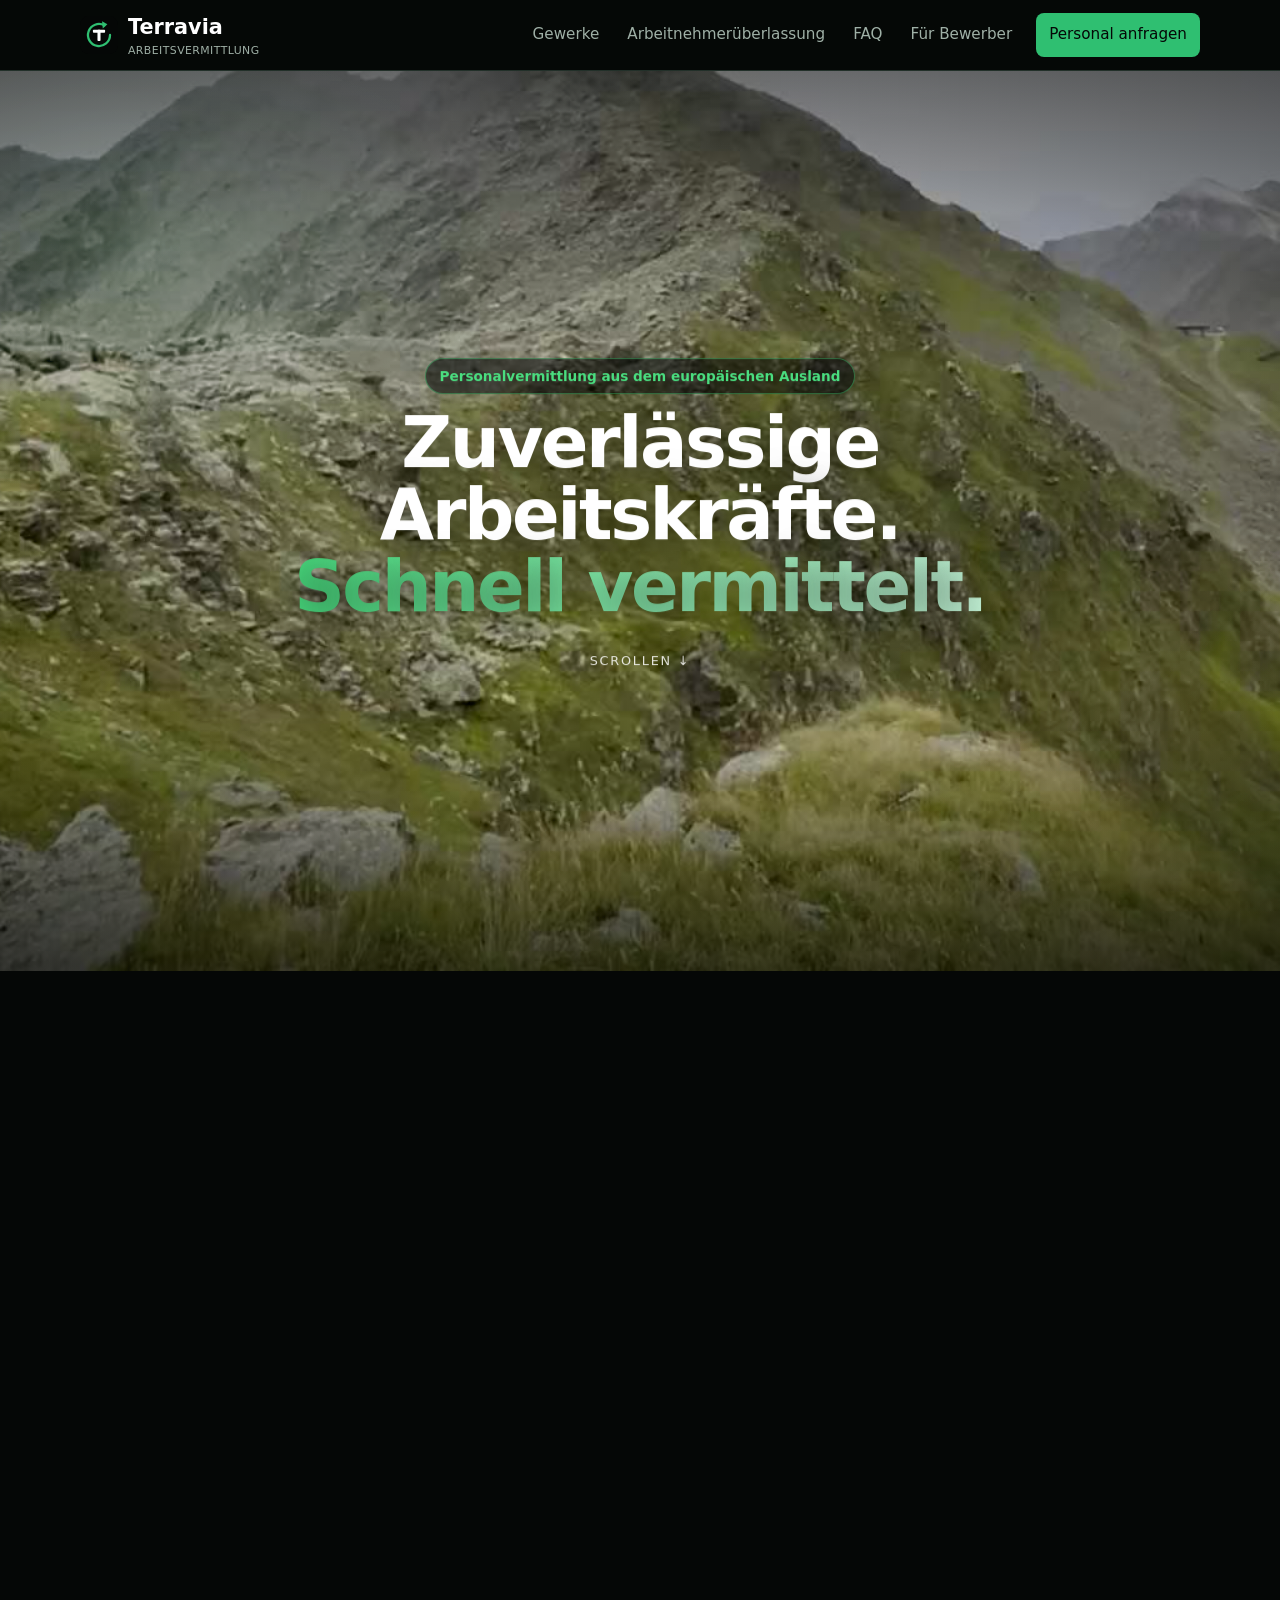
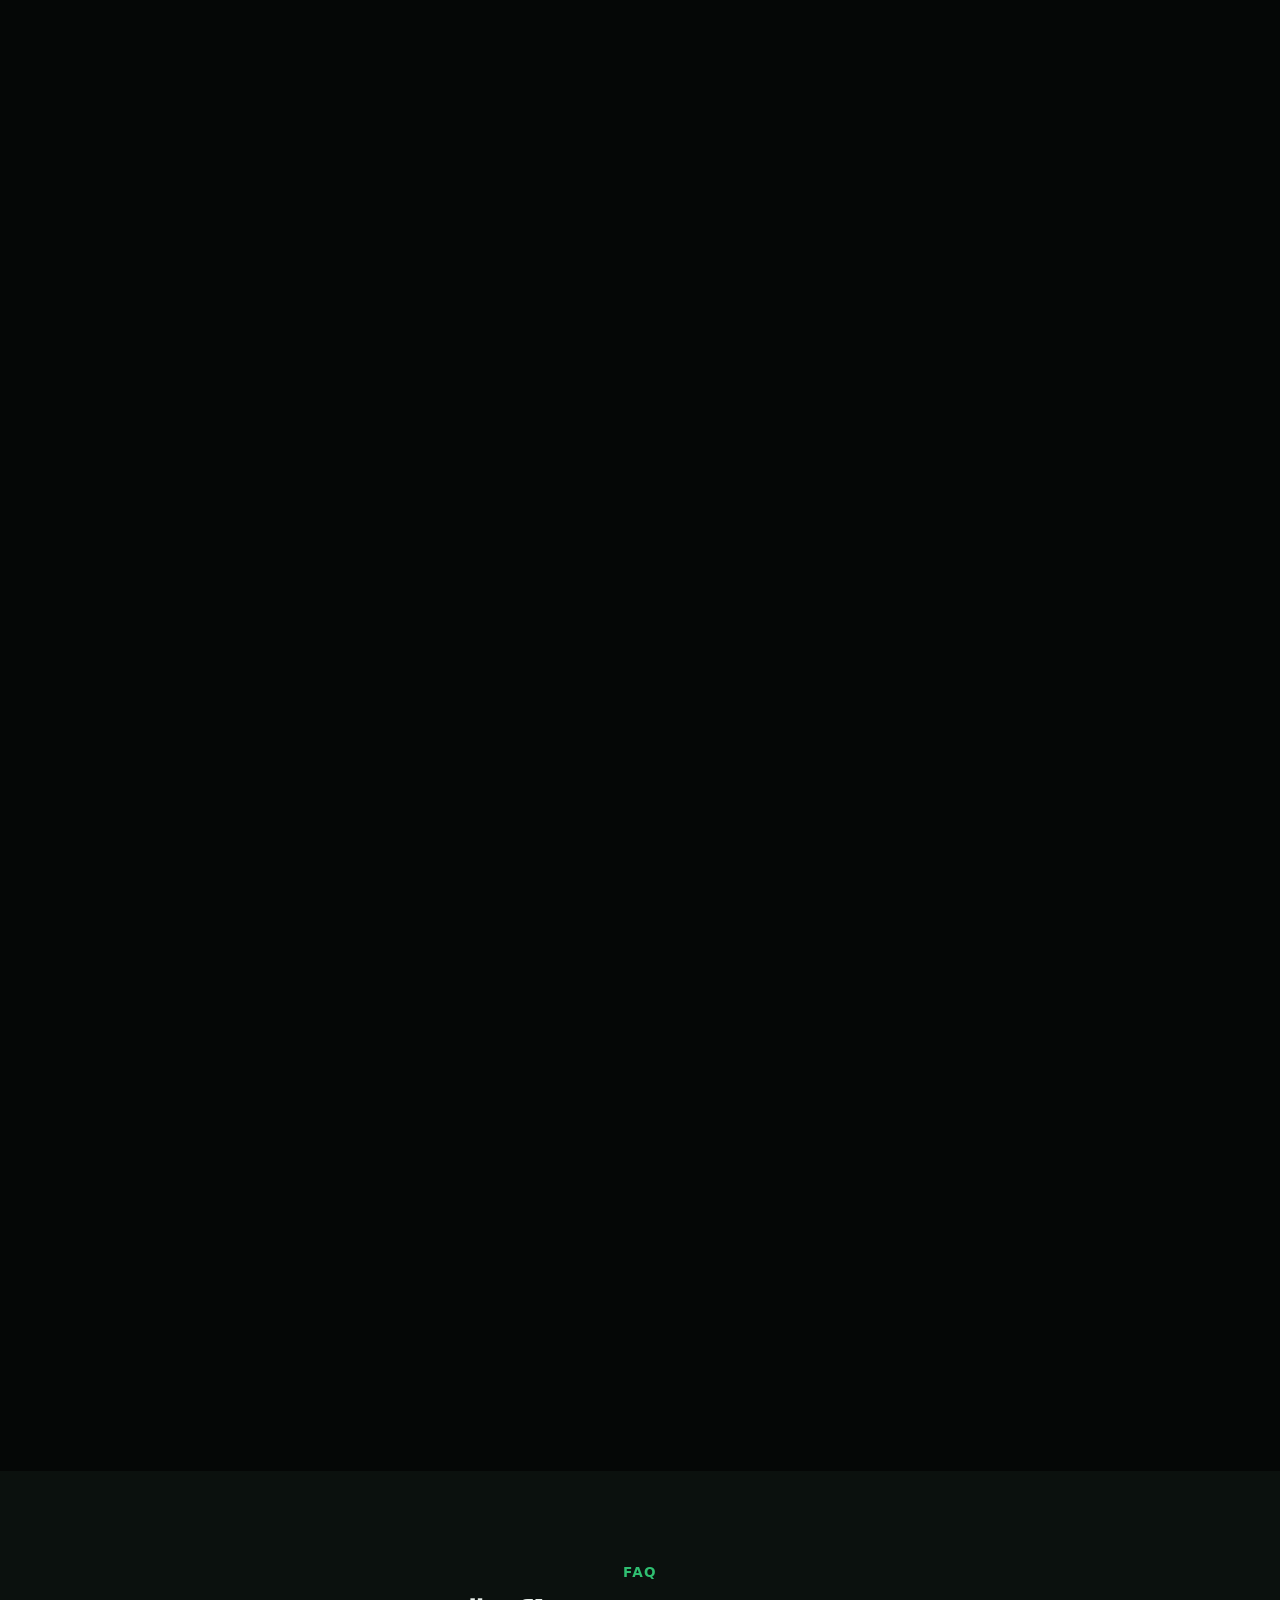
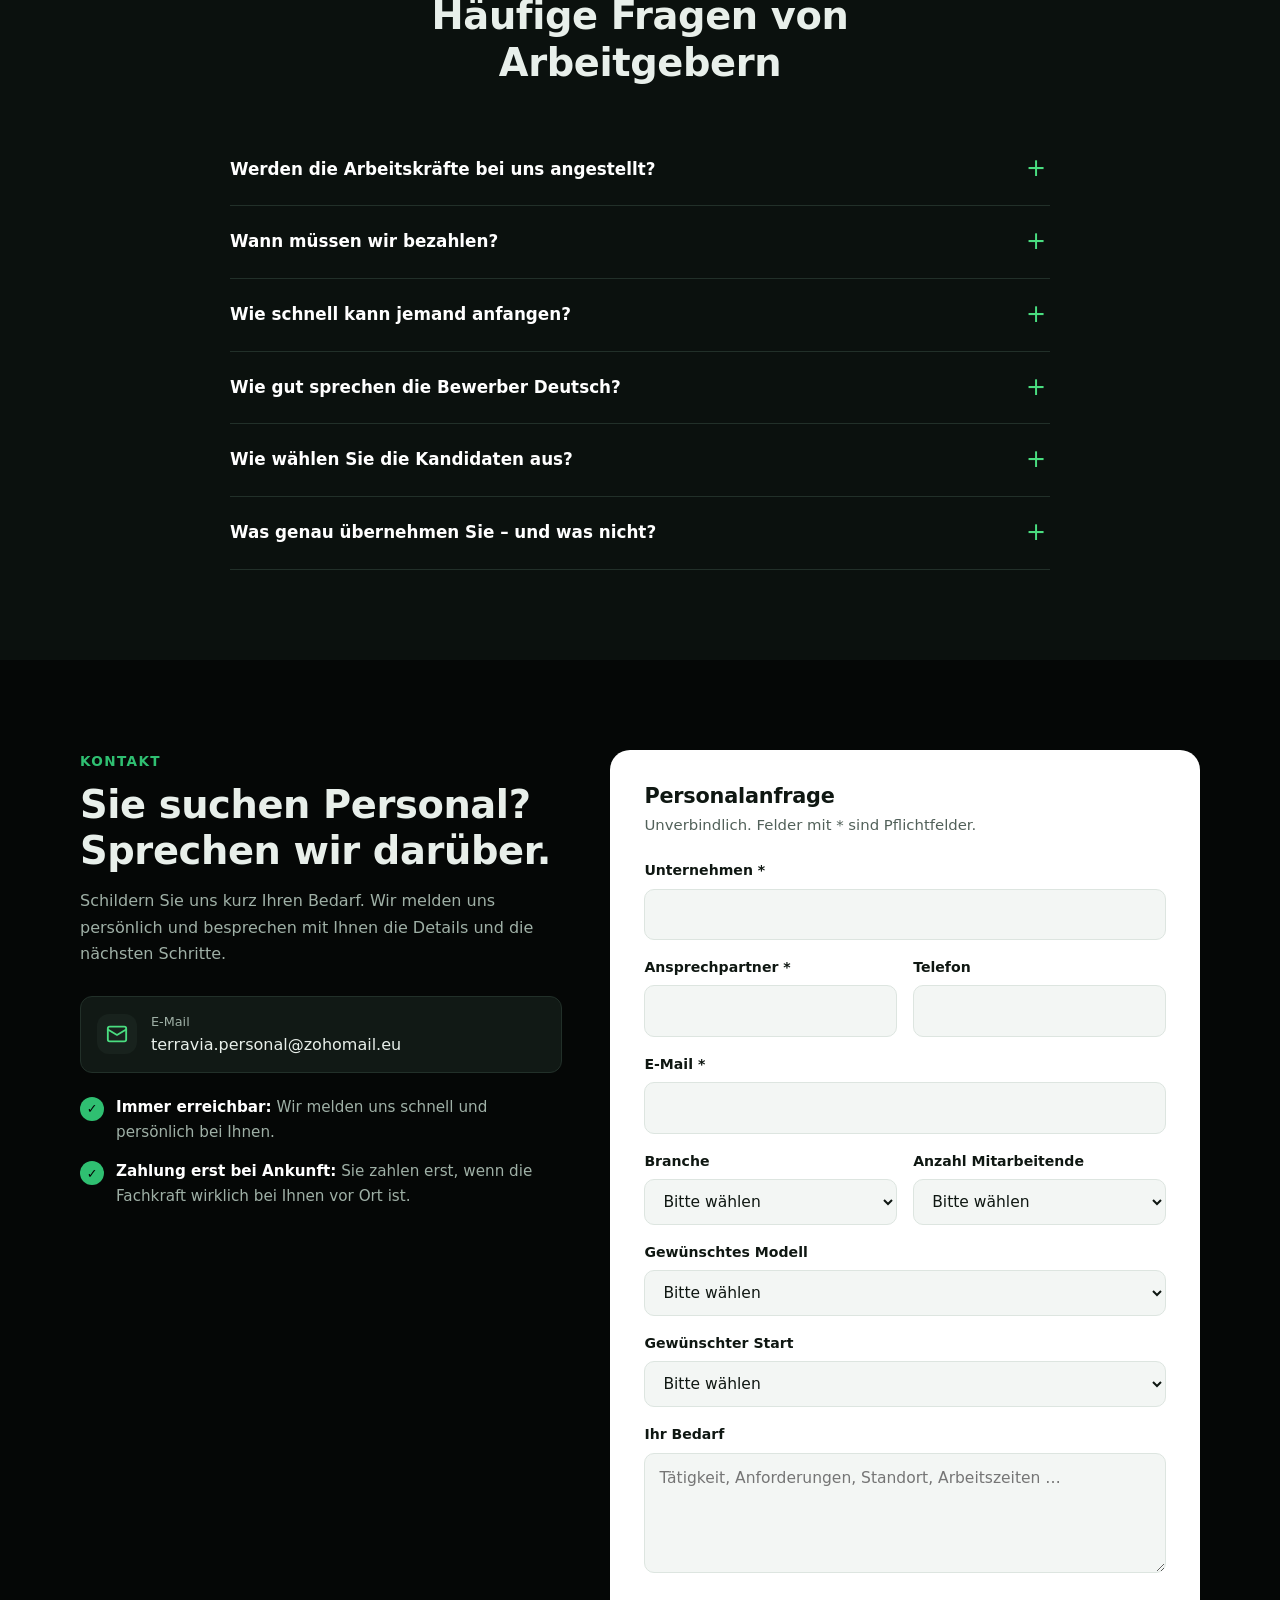
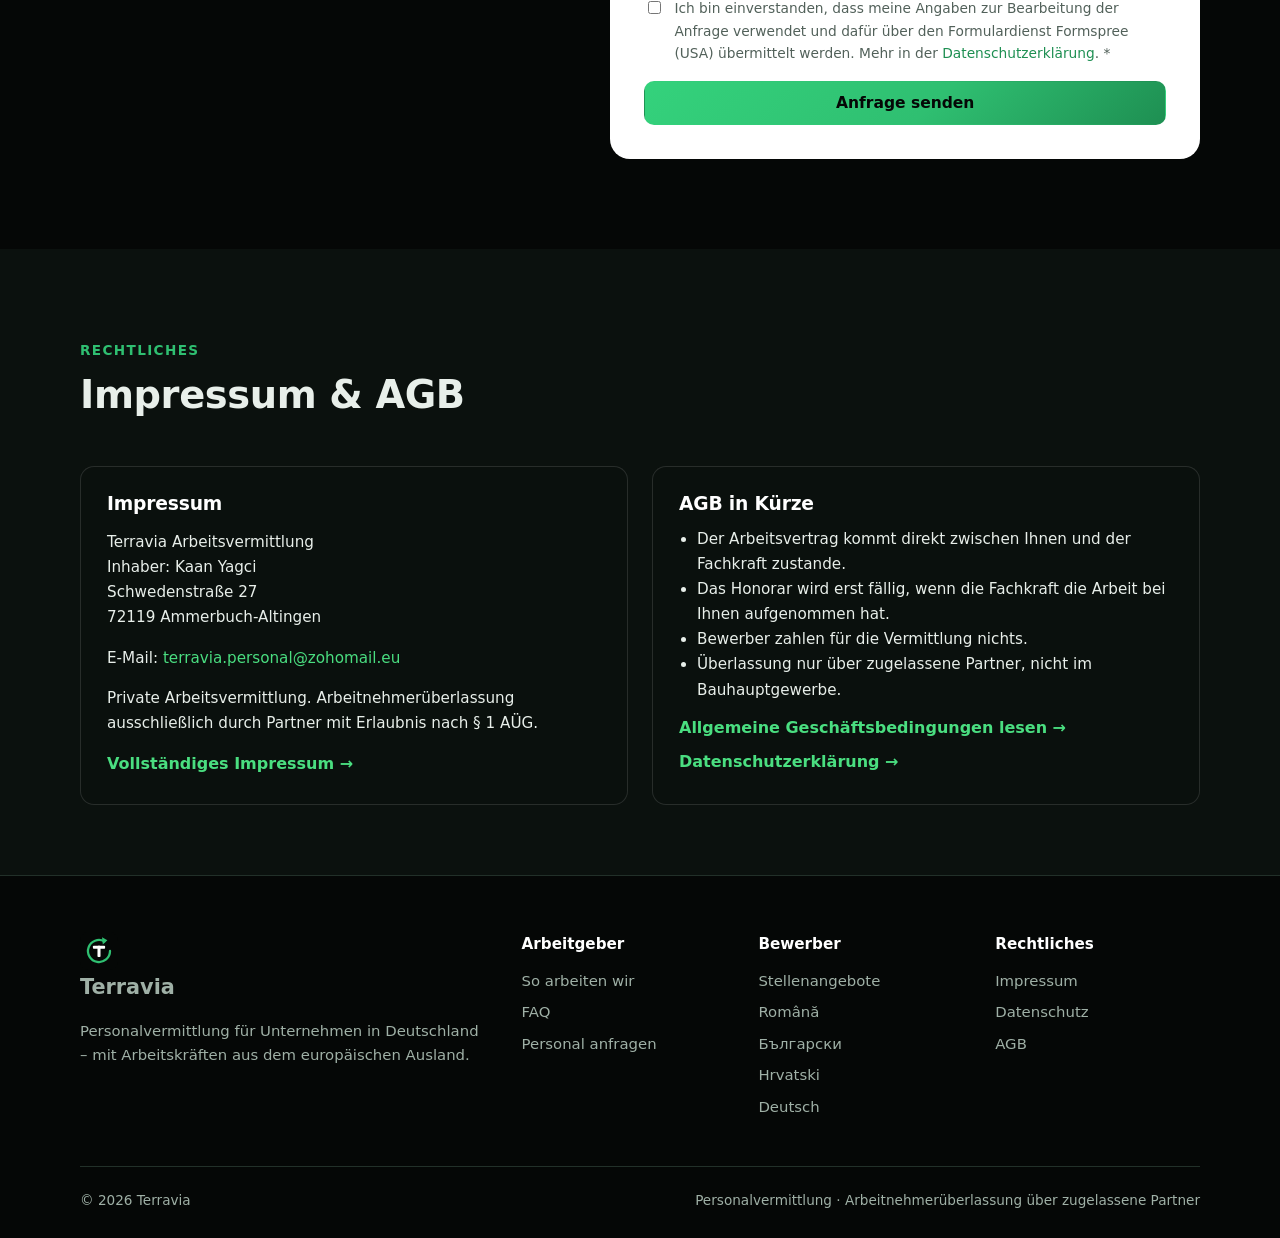
<file: index.html>
<!DOCTYPE html>
<html lang="de">
<head>
  <meta charset="UTF-8">
  <meta name="viewport" content="width=device-width, initial-scale=1.0">
  <title>Terravia – Arbeitskräfte aus dem EU-Ausland für Unternehmen in Deutschland</title>
  <meta name="description" content="Personalvermittlung und Arbeitnehmerüberlassung über zugelassene Partner: zuverlässige Fach- und Arbeitskräfte aus den EU-Staaten Südosteuropas – ausgewählt über geprüfte Partneragenturen.">
  <meta name="theme-color" content="#050706">
  <link rel="icon" href="assets/img/favicon.svg" type="image/svg+xml">
  <link rel="apple-touch-icon" href="assets/img/apple-touch-icon.png">
  <link rel="stylesheet" href="assets/css/style.css">
</head>
<body>
  <a class="skip-link" href="#faq">Zum Inhalt springen</a>

  <header class="site-header">
    <div class="container">
      <a href="index.html" class="logo" aria-label="Startseite">
        <img class="logo-mark" src="assets/img/logo/terravia-icon.svg" alt="" width="38" height="38">
        <span><span data-cfg="companyName">Terravia</span><small>Arbeitsvermittlung</small></span>
      </a>
      <button class="nav-toggle" aria-label="Menü öffnen" aria-expanded="false">☰</button>
      <nav class="nav" aria-label="Hauptnavigation">
        <a href="#start" data-jump="0.075">Gewerke</a>
        <a href="#start" data-jump="0.64">Arbeitnehmerüberlassung</a>
        <a href="#faq">FAQ</a>
        <a href="bewerber.html">Für Bewerber</a>
        <a href="#kontakt" class="btn btn-green btn-small">Personal anfragen</a>
      </nav>
    </div>
  </header>

  <main id="main">
    <!-- ================= REISE DURCH DIE BERGE (Video läuft mit dem Scrollen) ================= -->
    <section class="journey" id="start" aria-label="Gewerke und Arbeitnehmerüberlassung">
      <div class="journey-stage">
        <video class="journey-video" muted playsinline preload="auto" poster="assets/video/reise-quer.jpg"
          data-quer="assets/video/reise-quer.mp4" data-hoch="assets/video/reise-hoch.mp4" data-poster-hoch="assets/video/reise-hoch.jpg" aria-hidden="true"></video>
        <div class="journey-shade" aria-hidden="true"></div>
        <div class="journey-light" aria-hidden="true"></div>
        <div class="journey-bar" aria-hidden="true"></div>
        <div class="j-panel j-center j-intro" data-a="0" data-b="0.085" data-hold="1">
          <span class="j-kick">Personalvermittlung aus dem europäischen Ausland</span>
          <h1>Zuverlässige Arbeitskräfte.<br><em>Schnell vermittelt.</em></h1>
          <p class="j-scroll">Scrollen ↓</p>
        </div>
        <div class="j-panel j-left" data-a="0.07" data-b="0.17">
          <button type="button" class="j-card" data-gewerk="bau">
            <span class="j-img"><img src="assets/img/branchen/bau.webp" alt="" width="800" height="520"></span>
            <span class="j-body"><span class="j-no">01 · Gewerk</span><span class="j-name">Bau &amp; Handwerk</span><span class="j-sub">Maurer, Trockenbauer, Elektriker, Helfer</span><span class="j-more">Anforderungen ansehen →</span></span>
          </button>
        </div>
        <div class="j-panel j-right" data-a="0.138" data-b="0.238">
          <button type="button" class="j-card" data-gewerk="logistik">
            <span class="j-img"><img src="assets/img/branchen/logistik.webp" alt="" width="800" height="520"></span>
            <span class="j-body"><span class="j-no">02 · Gewerk</span><span class="j-name">Logistik &amp; Lager</span><span class="j-sub">Lagerhelfer, Kommissionierer, Staplerfahrer</span><span class="j-more">Anforderungen ansehen →</span></span>
          </button>
        </div>
        <div class="j-panel j-left" data-a="0.206" data-b="0.306">
          <button type="button" class="j-card" data-gewerk="produktion">
            <span class="j-img"><img src="assets/img/branchen/produktion.webp" alt="" width="800" height="520"></span>
            <span class="j-body"><span class="j-no">03 · Gewerk</span><span class="j-name">Produktion &amp; Industrie</span><span class="j-sub">Produktionshelfer, Maschinenbediener, Schweißer</span><span class="j-more">Anforderungen ansehen →</span></span>
          </button>
        </div>
        <div class="j-panel j-right" data-a="0.274" data-b="0.374">
          <button type="button" class="j-card" data-gewerk="transport">
            <span class="j-img"><img src="assets/img/branchen/transport.webp" alt="" width="800" height="520"></span>
            <span class="j-body"><span class="j-no">04 · Gewerk</span><span class="j-name">Transport</span><span class="j-sub">Berufskraftfahrer (C/CE), Auslieferungsfahrer</span><span class="j-more">Anforderungen ansehen →</span></span>
          </button>
        </div>
        <div class="j-panel j-left" data-a="0.342" data-b="0.442">
          <button type="button" class="j-card" data-gewerk="pflege">
            <span class="j-img"><img src="assets/img/branchen/pflege.webp" alt="" width="800" height="520"></span>
            <span class="j-body"><span class="j-no">05 · Gewerk</span><span class="j-name">Pflege &amp; Betreuung</span><span class="j-sub">Pflegehilfskräfte, Pflegefachkräfte mit Anerkennung</span><span class="j-more">Anforderungen ansehen →</span></span>
          </button>
        </div>
        <div class="j-panel j-right" data-a="0.41" data-b="0.51">
          <button type="button" class="j-card" data-gewerk="gastro">
            <span class="j-img"><img src="assets/img/branchen/gastro.webp" alt="" width="800" height="520"></span>
            <span class="j-body"><span class="j-no">06 · Gewerk</span><span class="j-name">Gastronomie &amp; Hotel</span><span class="j-sub">Köche, Küchenhilfen, Housekeeping, Service</span><span class="j-more">Anforderungen ansehen →</span></span>
          </button>
        </div>
        <div class="j-panel j-left" data-a="0.478" data-b="0.578">
          <button type="button" class="j-card" data-gewerk="landwirtschaft">
            <span class="j-img"><img src="assets/img/branchen/landwirtschaft.webp" alt="" width="800" height="520"></span>
            <span class="j-body"><span class="j-no">07 · Gewerk</span><span class="j-name">Landwirtschaft</span><span class="j-sub">Erntehelfer, Saisonkräfte, Tierpflege</span><span class="j-more">Anforderungen ansehen →</span></span>
          </button>
        </div>
        <div class="j-panel j-right" data-a="0.546" data-b="0.646">
          <button type="button" class="j-card" data-gewerk="reinigung">
            <span class="j-img"><img src="assets/img/branchen/reinigung.webp" alt="" width="800" height="520"></span>
            <span class="j-body"><span class="j-no">08 · Gewerk</span><span class="j-name">Reinigung &amp; Facility</span><span class="j-sub">Gebäudereinigung, Hausmeisterdienste</span><span class="j-more">Anforderungen ansehen →</span></span>
          </button>
        </div>
        <div class="j-panel j-left j-text" id="ueberlassung" data-a="0.63" data-b="0.73">
          <span class="j-no">Arbeitnehmerüberlassung</span>
          <h2>Was ist das?</h2>
          <p>Die Fachkraft ist bei einem zugelassenen Personaldienstleister angestellt und arbeitet bei Ihnen im Betrieb. Sie bestimmen die Arbeit – Arbeitgeber bleibt der Dienstleister.</p>
        </div>
        <div class="j-panel j-right j-text" data-a="0.702" data-b="0.802">
          <span class="j-no">Ihr Vorteil</span>
          <h2>Flexibel ohne eigenen Arbeitsvertrag</h2>
          <p>Lohn, Sozialversicherung und Verwaltung übernimmt der Personaldienstleister. Sie zahlen einen vereinbarten Stundensatz – ideal für Projekte und Saisonspitzen.</p>
        </div>
        <div class="j-panel j-left j-text" data-a="0.774" data-b="0.874">
          <span class="j-no">Die Regeln</span>
          <h2>Klar geregelt im AÜG</h2>
          <p>Überlassung nur mit Erlaubnis nach § 1 AÜG, höchstens 18 Monate beim selben Betrieb. Nach 9 Monaten gilt grundsätzlich gleicher Lohn wie für Ihre Stammbelegschaft.</p>
        </div>
        <div class="j-panel j-right j-text" data-a="0.846" data-b="0.946">
          <span class="j-no">Unsere Partner</span>
          <h2>Nur zugelassene Personaldienstleister</h2>
          <p>Wir selbst überlassen keine Arbeitnehmer. Die Überlassung erfolgt ausschließlich über Partner mit gültiger Erlaubnis.</p>
        </div>
        <div class="j-panel j-left j-text" data-a="0.918" data-b="1.0" data-hold="1">
          <span class="j-no">Wichtig</span>
          <h2>Nicht im Bauhauptgewerbe</h2>
          <p>Im Bauhauptgewerbe ist Überlassung verboten. Dort vermitteln wir in die Direktanstellung – die Fachkraft wird direkt bei Ihnen angestellt.</p>
        </div>
      </div>
    </section>

    <!-- ================= FAQ ================= -->
    <section class="section" id="faq">
      <div class="container">
        <div class="section-head center">
          <div class="kicker">FAQ</div>
          <h2>Häufige Fragen von Arbeitgebern</h2>
        </div>
        <div class="faq">
          <details>
            <summary>Werden die Arbeitskräfte bei uns angestellt?</summary>
            <p>Das entscheiden Sie. Bei der Direktanstellung erhalten die Mitarbeitenden einen regulären Arbeitsvertrag bei Ihrem Unternehmen. Bei der Arbeitnehmerüberlassung bleiben sie bei einem zugelassenen Personaldienstleister angestellt, der sie Ihnen nach den Regeln des Arbeitnehmerüberlassungsgesetzes (AÜG) überlässt.</p>
          </details>
          <details>
            <summary>Wann müssen wir bezahlen?</summary>
            <p>Erst wenn die vermittelte Fachkraft wirklich bei Ihnen vor Ort ist. Vorher zahlen Sie nichts. Bei der Arbeitnehmerüberlassung rechnet der zugelassene Partner nach den geleisteten Stunden ab.</p>
          </details>
          <details>
            <summary>Wie schnell kann jemand anfangen?</summary>
            <p>Bei Bewerbern aus EU-Staaten ist ein Start oft innerhalb weniger Wochen möglich. Wir sagen Ihnen vorab ehrlich, womit Sie rechnen können.</p>
          </details>
          <details>
            <summary>Wie gut sprechen die Bewerber Deutsch?</summary>
            <p>Das ist unterschiedlich und hängt von Beruf und Herkunft ab. Wir geben das Sprachniveau der Bewerber offen an.</p>
          </details>
          <details>
            <summary>Wie wählen Sie die Kandidaten aus?</summary>
            <p>Über unser Netzwerk aus Partneragenturen in den Herkunftsländern. Die Agenturen suchen gezielt nach Ihrem Anforderungsprofil und stellen die Unterlagen der Kandidaten bereit. Sie entscheiden, wen Sie einstellen.</p>
          </details>
          <details>
            <summary>Was genau übernehmen Sie – und was nicht?</summary>
            <p>Wir finden über unsere Partneragenturen passende Arbeitskräfte, stellen Ihnen deren Unterlagen bereit, holen sie nach Deutschland und übergeben sie Ihnen zum vereinbarten Start. Unterkunft, Einarbeitung und alles Weitere nach Arbeitsbeginn liegen bei Ihnen als Arbeitgeber.</p>
          </details>
        </div>
      </div>
    </section>


    <!-- ================= KONTAKT ================= -->
    <section class="section section-black" id="kontakt">
      <div class="container contact-wrap">
        <div class="contact-info">
          <div class="kicker">Kontakt</div>
          <h2>Sie suchen Personal? Sprechen wir darüber.</h2>
          <p>Schildern Sie uns kurz Ihren Bedarf. Wir melden uns persönlich und besprechen mit Ihnen die Details und die nächsten Schritte.</p>
          <div class="contact-lines">
            <a class="contact-line" data-needs="phone" data-cfg-href="phone" href="#">
              <span class="icon"><svg viewBox="0 0 24 24" fill="none" stroke="currentColor" stroke-width="2" stroke-linecap="round" stroke-linejoin="round"><path d="M22 16.92v3a2 2 0 0 1-2.18 2 19.79 19.79 0 0 1-8.63-3.07 19.5 19.5 0 0 1-6-6A19.79 19.79 0 0 1 2.12 4.18 2 2 0 0 1 4.11 2h3a2 2 0 0 1 2 1.72c.13.96.36 1.9.7 2.81a2 2 0 0 1-.45 2.11L8.09 9.91a16 16 0 0 0 6 6l1.27-1.27a2 2 0 0 1 2.11-.45c.91.34 1.85.57 2.81.7A2 2 0 0 1 22 16.92z"/></svg></span>
              <span><small>Telefon</small><span data-cfg="phone"></span></span>
            </a>
            <a class="contact-line" data-cfg-href="email" href="#">
              <span class="icon"><svg viewBox="0 0 24 24" fill="none" stroke="currentColor" stroke-width="2" stroke-linecap="round" stroke-linejoin="round"><rect x="2" y="4" width="20" height="16" rx="2"/><path d="m22 7-10 6L2 7"/></svg></span>
              <span><small>E-Mail</small><span data-cfg="email"></span></span>
            </a>
            <a class="contact-line" data-cfg-href="whatsapp" data-needs="whatsapp" href="#" target="_blank" rel="noopener">
              <span class="icon"><svg viewBox="0 0 24 24" fill="none" stroke="currentColor" stroke-width="2" stroke-linecap="round" stroke-linejoin="round"><path d="M21 15a2 2 0 0 1-2 2H7l-4 4V5a2 2 0 0 1 2-2h14a2 2 0 0 1 2 2z"/></svg></span>
              <span><small>WhatsApp</small>Nachricht schreiben</span>
            </a>
          </div>
          <ul class="about-points contact-promises">
            <li><span class="check">✓</span><span><strong>Immer erreichbar:</strong> Wir melden uns schnell und persönlich bei Ihnen.</span></li>
            <li><span class="check">✓</span><span><strong>Zahlung erst bei Ankunft:</strong> Sie zahlen erst, wenn die Fachkraft wirklich bei Ihnen vor Ort ist.</span></li>
          </ul>
        </div>

        <div class="form-card">
          <h3>Personalanfrage</h3>
          <p class="sub">Unverbindlich. Felder mit * sind Pflichtfelder.</p>
          <div class="form-status" role="status" aria-live="polite"></div>
          <form id="employer-form" novalidate>
            <input type="text" name="_gotcha" tabindex="-1" autocomplete="off" aria-hidden="true" style="position:absolute;left:-9999px">
            <div class="form-grid">
              <div class="field full">
                <label for="e-company">Unternehmen *</label>
                <input id="e-company" name="company" type="text" required autocomplete="organization">
                <div class="error-msg">Bitte geben Sie Ihr Unternehmen an.</div>
              </div>
              <div class="field">
                <label for="e-name">Ansprechpartner *</label>
                <input id="e-name" name="name" type="text" required autocomplete="name">
                <div class="error-msg">Bitte geben Sie Ihren Namen an.</div>
              </div>
              <div class="field">
                <label for="e-phone">Telefon</label>
                <input id="e-phone" name="phone" type="tel" autocomplete="tel">
              </div>
              <div class="field full">
                <label for="e-email">E-Mail *</label>
                <input id="e-email" name="email" type="email" required autocomplete="email">
                <div class="error-msg">Bitte geben Sie eine gültige E-Mail-Adresse an.</div>
              </div>
              <div class="field">
                <label for="e-sector">Branche</label>
                <select id="e-sector" name="sector">
                  <option value="">Bitte wählen</option>
                  <option>Bau &amp; Handwerk</option>
                  <option>Logistik &amp; Lager</option>
                  <option>Produktion &amp; Industrie</option>
                  <option>Transport</option>
                  <option>Pflege &amp; Betreuung</option>
                  <option>Gastronomie &amp; Hotel</option>
                  <option>Landwirtschaft</option>
                  <option>Reinigung &amp; Facility</option>
                  <option>Sonstiges</option>
                </select>
              </div>
              <div class="field">
                <label for="e-count">Anzahl Mitarbeitende</label>
                <select id="e-count" name="count">
                  <option value="">Bitte wählen</option>
                  <option>1</option>
                  <option>2–5</option>
                  <option>6–10</option>
                  <option>mehr als 10</option>
                </select>
              </div>
              <div class="field full">
                <label for="e-model">Gewünschtes Modell</label>
                <select id="e-model" name="model">
                  <option value="">Bitte wählen</option>
                  <option>Direktanstellung</option>
                  <option>Arbeitnehmerüberlassung</option>
                  <option>Noch offen – bitte beraten</option>
                </select>
              </div>
              <div class="field full">
                <label for="e-start">Gewünschter Start</label>
                <select id="e-start" name="start">
                  <option value="">Bitte wählen</option>
                  <option>so schnell wie möglich</option>
                  <option>in 1–3 Monaten</option>
                  <option>in mehr als 3 Monaten</option>
                </select>
              </div>
              <div class="field full">
                <label for="e-message">Ihr Bedarf</label>
                <textarea id="e-message" name="message" placeholder="Tätigkeit, Anforderungen, Standort, Arbeitszeiten …"></textarea>
              </div>
              <label class="consent full">
                <input type="checkbox" name="consent">
                <span>Ich bin einverstanden, dass meine Angaben zur Bearbeitung der Anfrage verwendet und dafür über den Formulardienst Formspree (USA) übermittelt werden. Mehr in der <a href="datenschutz.html">Datenschutzerklärung</a>. *</span>
              </label>
              <div class="full">
                <button type="submit" class="btn btn-green btn-block">Anfrage senden</button>
              </div>
            </div>
          </form>
        </div>
      </div>
    </section>

    <!-- ================= RECHTLICHES ================= -->
    <section class="section legal-end" id="rechtliches">
      <div class="container">
        <div class="section-head">
          <div class="kicker">Rechtliches</div>
          <h2>Impressum &amp; AGB</h2>
        </div>
        <div class="legal-grid">
          <div class="legal-box">
            <h3>Impressum</h3>
            <p>Terravia Arbeitsvermittlung<br>Inhaber: Kaan Yagci<br>Schwedenstraße 27<br>72119 Ammerbuch-Altingen</p>
            <p>E-Mail: <a data-cfg="email" href="#"></a></p>
            <p>Private Arbeitsvermittlung. Arbeitnehmerüberlassung ausschließlich durch Partner mit Erlaubnis nach § 1 AÜG.</p>
            <a class="legal-link" href="impressum.html">Vollständiges Impressum →</a>
          </div>
          <div class="legal-box">
            <h3>AGB in Kürze</h3>
            <ul>
              <li>Der Arbeitsvertrag kommt direkt zwischen Ihnen und der Fachkraft zustande.</li>
              <li>Das Honorar wird erst fällig, wenn die Fachkraft die Arbeit bei Ihnen aufgenommen hat.</li>
              <li>Bewerber zahlen für die Vermittlung nichts.</li>
              <li>Überlassung nur über zugelassene Partner, nicht im Bauhauptgewerbe.</li>
            </ul>
            <a class="legal-link" href="agb.html">Allgemeine Geschäftsbedingungen lesen →</a>
            <a class="legal-link" href="datenschutz.html">Datenschutzerklärung →</a>
          </div>
        </div>
      </div>
    </section>
  </main>

  <footer class="site-footer">
    <div class="container">
      <div class="footer-grid">
        <div>
          <a href="index.html" class="logo">
            <img class="logo-mark" src="assets/img/logo/terravia-icon.svg" alt="" width="38" height="38">
            <span data-cfg="companyName">Terravia</span>
          </a>
          <p>Personalvermittlung für Unternehmen in Deutschland – mit Arbeitskräften aus dem europäischen Ausland.</p>
        </div>
        <div>
          <h4>Arbeitgeber</h4>
          <a href="#ablauf">So arbeiten wir</a>
          <a href="#faq">FAQ</a>
          <a href="#kontakt">Personal anfragen</a>
        </div>
        <div>
          <h4>Bewerber</h4>
          <a href="jobs.html">Stellenangebote</a>
          <a href="bewerber.html?lang=ro">Română</a>
          <a href="bewerber.html?lang=bg">Български</a>
          <a href="bewerber.html?lang=hr">Hrvatski</a>
          <a href="bewerber.html?lang=de">Deutsch</a>
        </div>
        <div>
          <h4>Rechtliches</h4>
          <a href="impressum.html">Impressum</a>
          <a href="datenschutz.html">Datenschutz</a>
          <a href="agb.html">AGB</a>
        </div>
      </div>
      <div class="footer-bottom">
        <span>© <span data-year></span> <span data-cfg="companyName">Terravia</span></span>
        <span>Personalvermittlung · Arbeitnehmerüberlassung über zugelassene Partner</span>
      </div>
    </div>
  </footer>

  <script src="assets/js/config.js"></script>
  <script src="assets/js/gewerke.js"></script>
  <script src="assets/js/app.js"></script>
</body>
</html>
</file>
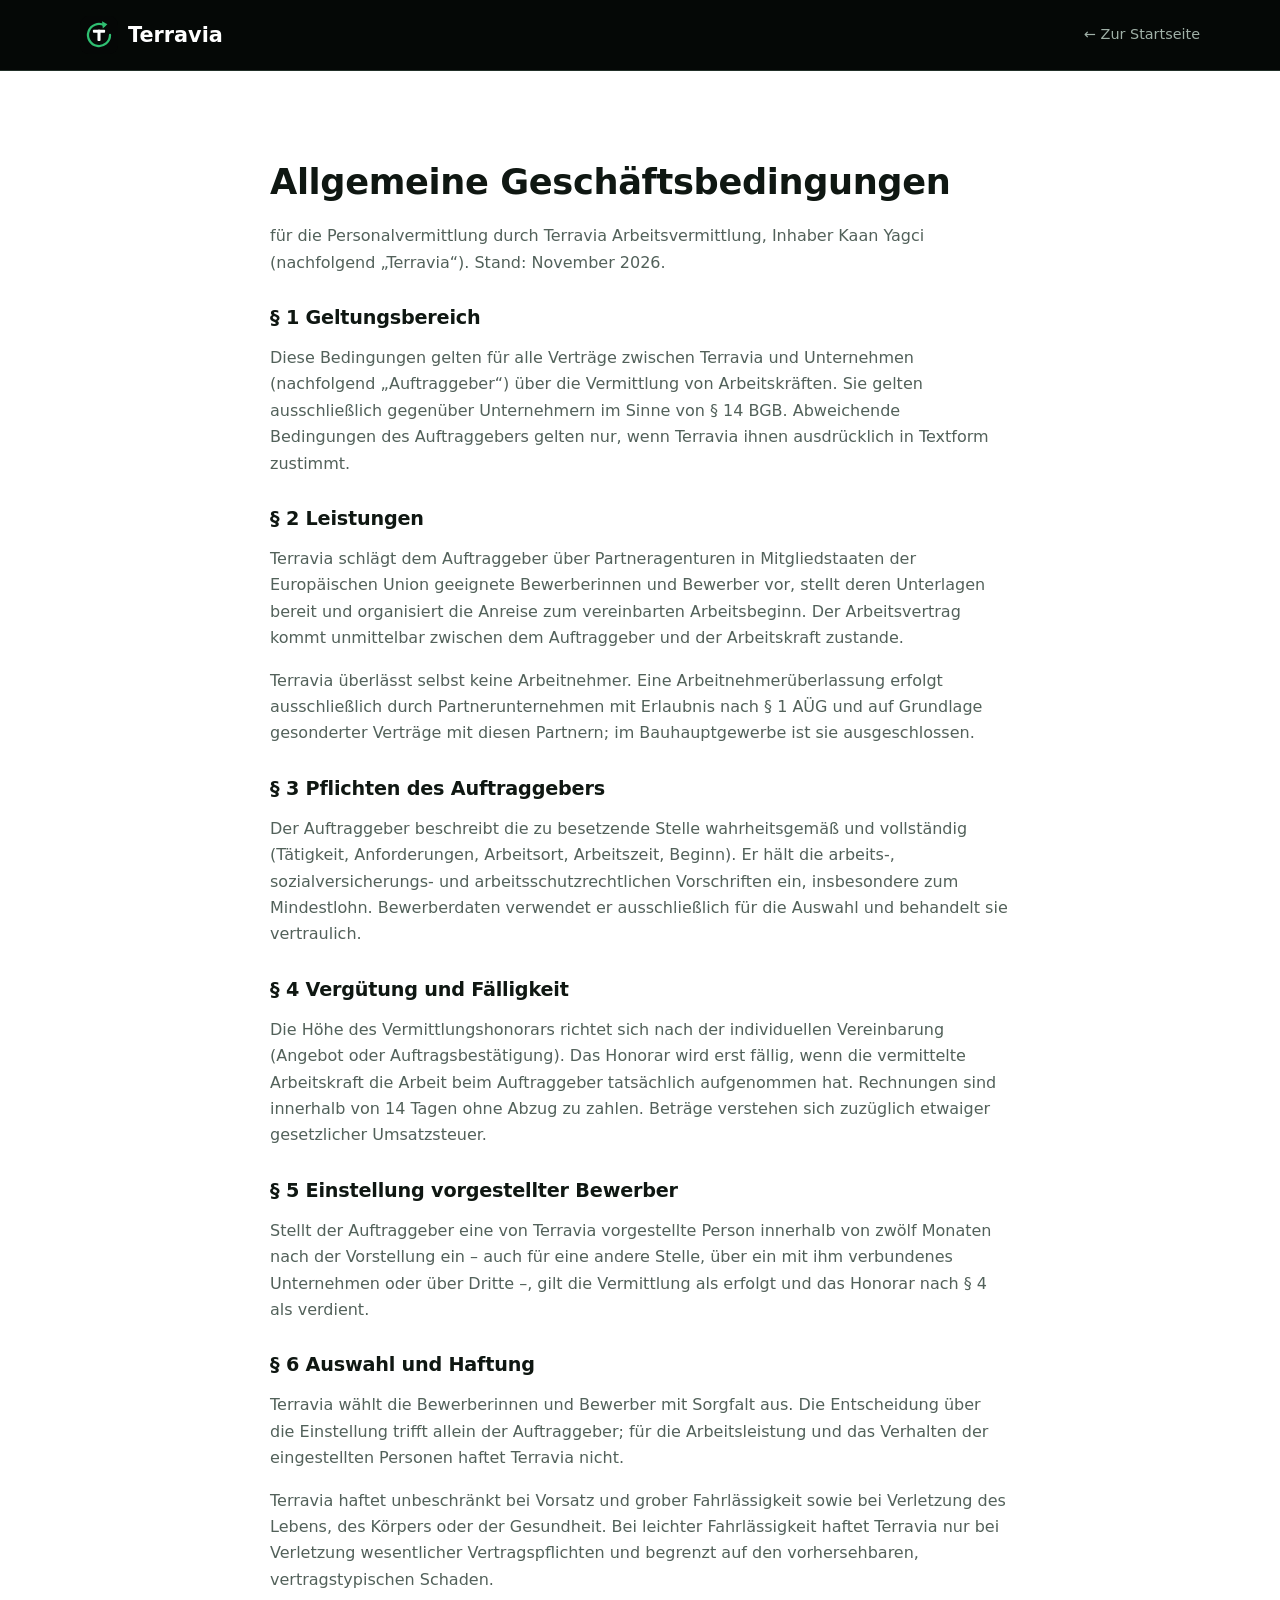
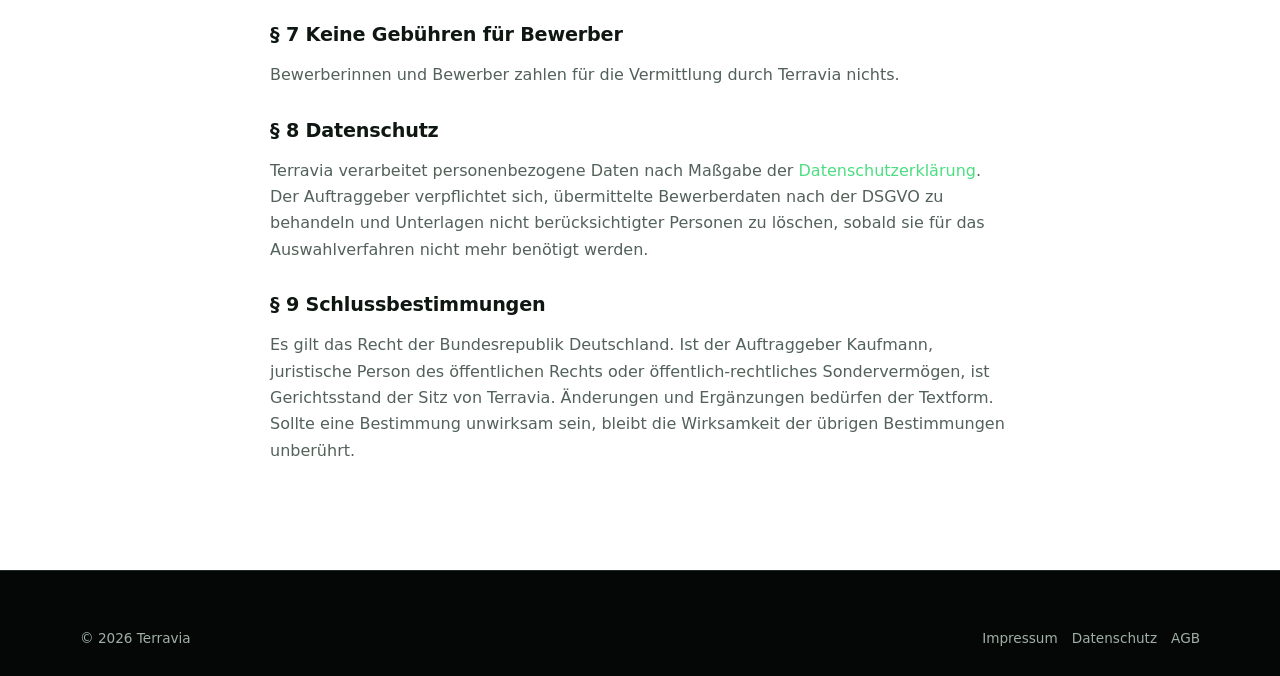
<file: agb.html>
<!DOCTYPE html>
<html lang="de">
<head>
  <meta charset="UTF-8">
  <meta name="viewport" content="width=device-width, initial-scale=1.0">
  <title>AGB | Terravia</title>
  <meta name="robots" content="noindex">
  <meta name="theme-color" content="#050706">
  <link rel="icon" href="assets/img/favicon.svg" type="image/svg+xml">
  <link rel="apple-touch-icon" href="assets/img/apple-touch-icon.png">
  <link rel="stylesheet" href="assets/css/style.css">
</head>
<body>
  <header class="site-header">
    <div class="container">
      <a href="index.html" class="logo">
        <img class="logo-mark" src="assets/img/logo/terravia-icon.svg" alt="" width="38" height="38">
        <span data-cfg="companyName">Terravia</span>
      </a>
      <a href="index.html" style="color:var(--muted-light);font-size:0.9rem">← Zur Startseite</a>
    </div>
  </header>
  <main class="section section-white">
    <div class="container prose">
      <h1>Allgemeine Geschäftsbedingungen</h1>
      <p>für die Personalvermittlung durch Terravia Arbeitsvermittlung, Inhaber Kaan Yagci (nachfolgend „Terravia“). Stand: November 2026.</p>

      <h2>§ 1 Geltungsbereich</h2>
      <p>Diese Bedingungen gelten für alle Verträge zwischen Terravia und Unternehmen (nachfolgend „Auftraggeber“) über die Vermittlung von Arbeitskräften. Sie gelten ausschließlich gegenüber Unternehmern im Sinne von § 14 BGB. Abweichende Bedingungen des Auftraggebers gelten nur, wenn Terravia ihnen ausdrücklich in Textform zustimmt.</p>

      <h2>§ 2 Leistungen</h2>
      <p>Terravia schlägt dem Auftraggeber über Partneragenturen in Mitgliedstaaten der Europäischen Union geeignete Bewerberinnen und Bewerber vor, stellt deren Unterlagen bereit und organisiert die Anreise zum vereinbarten Arbeitsbeginn. Der Arbeitsvertrag kommt unmittelbar zwischen dem Auftraggeber und der Arbeitskraft zustande.</p>
      <p>Terravia überlässt selbst keine Arbeitnehmer. Eine Arbeitnehmerüberlassung erfolgt ausschließlich durch Partnerunternehmen mit Erlaubnis nach § 1 AÜG und auf Grundlage gesonderter Verträge mit diesen Partnern; im Bauhauptgewerbe ist sie ausgeschlossen.</p>

      <h2>§ 3 Pflichten des Auftraggebers</h2>
      <p>Der Auftraggeber beschreibt die zu besetzende Stelle wahrheitsgemäß und vollständig (Tätigkeit, Anforderungen, Arbeitsort, Arbeitszeit, Beginn). Er hält die arbeits-, sozialversicherungs- und arbeitsschutzrechtlichen Vorschriften ein, insbesondere zum Mindestlohn. Bewerberdaten verwendet er ausschließlich für die Auswahl und behandelt sie vertraulich.</p>

      <h2>§ 4 Vergütung und Fälligkeit</h2>
      <p>Die Höhe des Vermittlungshonorars richtet sich nach der individuellen Vereinbarung (Angebot oder Auftragsbestätigung). Das Honorar wird erst fällig, wenn die vermittelte Arbeitskraft die Arbeit beim Auftraggeber tatsächlich aufgenommen hat. Rechnungen sind innerhalb von 14 Tagen ohne Abzug zu zahlen. Beträge verstehen sich zuzüglich etwaiger gesetzlicher Umsatzsteuer.</p>

      <h2>§ 5 Einstellung vorgestellter Bewerber</h2>
      <p>Stellt der Auftraggeber eine von Terravia vorgestellte Person innerhalb von zwölf Monaten nach der Vorstellung ein – auch für eine andere Stelle, über ein mit ihm verbundenes Unternehmen oder über Dritte –, gilt die Vermittlung als erfolgt und das Honorar nach § 4 als verdient.</p>

      <h2>§ 6 Auswahl und Haftung</h2>
      <p>Terravia wählt die Bewerberinnen und Bewerber mit Sorgfalt aus. Die Entscheidung über die Einstellung trifft allein der Auftraggeber; für die Arbeitsleistung und das Verhalten der eingestellten Personen haftet Terravia nicht.</p>
      <p>Terravia haftet unbeschränkt bei Vorsatz und grober Fahrlässigkeit sowie bei Verletzung des Lebens, des Körpers oder der Gesundheit. Bei leichter Fahrlässigkeit haftet Terravia nur bei Verletzung wesentlicher Vertragspflichten und begrenzt auf den vorhersehbaren, vertragstypischen Schaden.</p>

      <h2>§ 7 Keine Gebühren für Bewerber</h2>
      <p>Bewerberinnen und Bewerber zahlen für die Vermittlung durch Terravia nichts.</p>

      <h2>§ 8 Datenschutz</h2>
      <p>Terravia verarbeitet personenbezogene Daten nach Maßgabe der <a href="datenschutz.html">Datenschutzerklärung</a>. Der Auftraggeber verpflichtet sich, übermittelte Bewerberdaten nach der DSGVO zu behandeln und Unterlagen nicht berücksichtigter Personen zu löschen, sobald sie für das Auswahlverfahren nicht mehr benötigt werden.</p>

      <h2>§ 9 Schlussbestimmungen</h2>
      <p>Es gilt das Recht der Bundesrepublik Deutschland. Ist der Auftraggeber Kaufmann, juristische Person des öffentlichen Rechts oder öffentlich-rechtliches Sondervermögen, ist Gerichtsstand der Sitz von Terravia. Änderungen und Ergänzungen bedürfen der Textform. Sollte eine Bestimmung unwirksam sein, bleibt die Wirksamkeit der übrigen Bestimmungen unberührt.</p>
    </div>
  </main>
  <footer class="site-footer">
    <div class="container">
      <div class="footer-bottom" style="margin-top:0;border-top:none;padding-top:0">
        <span>© <span data-year></span> <span data-cfg="companyName">Terravia</span></span>
        <span><a href="impressum.html" style="display:inline;margin-right:14px">Impressum</a><a href="datenschutz.html" style="display:inline;margin-right:14px">Datenschutz</a><a href="agb.html" style="display:inline">AGB</a></span>
      </div>
    </div>
  </footer>
  <script src="assets/js/config.js"></script>
  <script src="assets/js/app.js"></script>
</body>
</html>
</file>
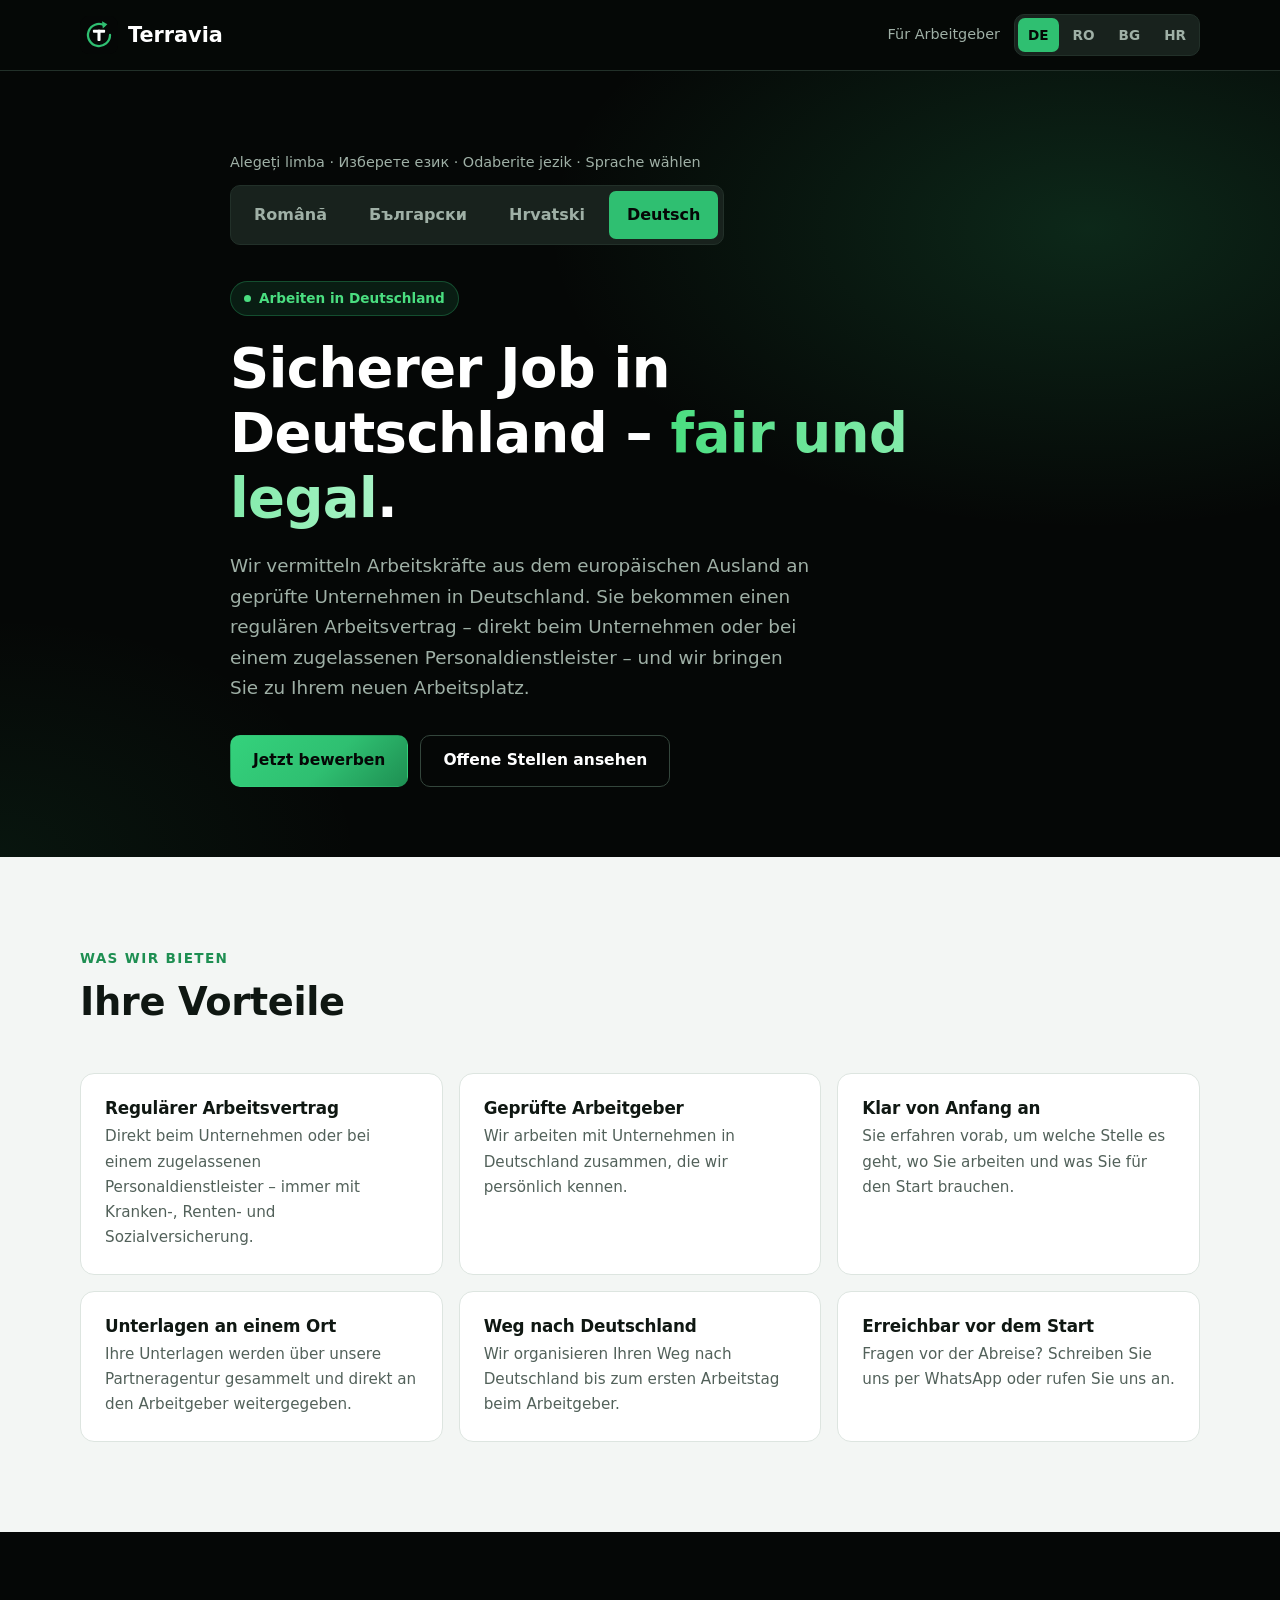
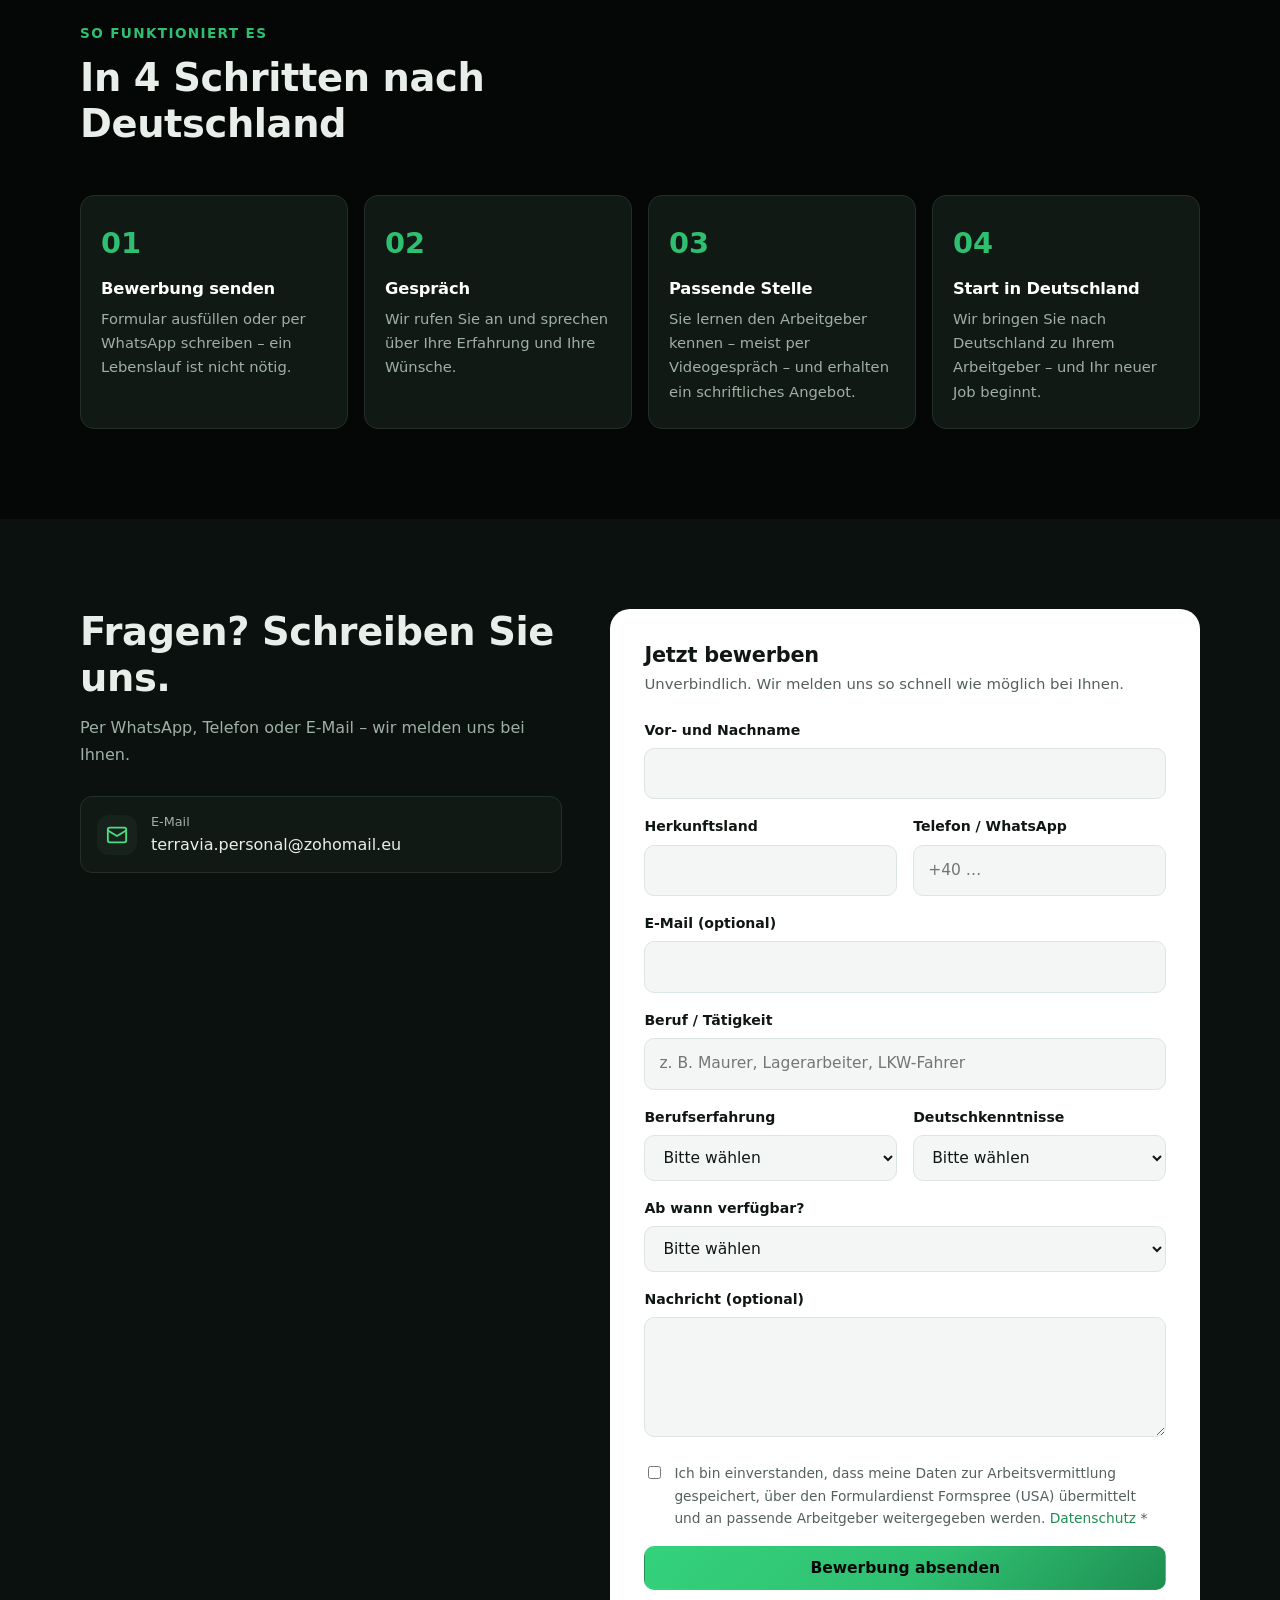
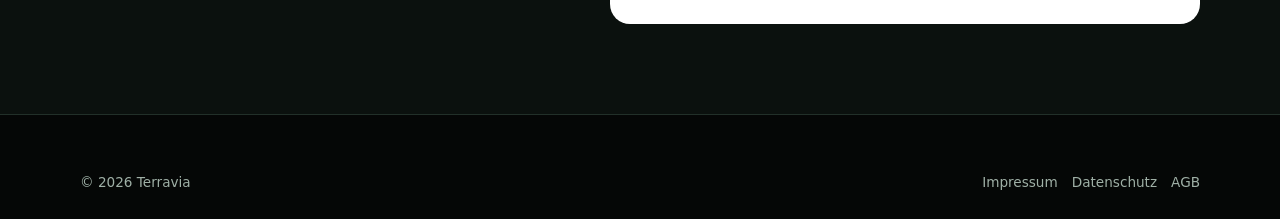
<file: bewerber.html>
<!DOCTYPE html>
<html lang="de">
<head>
  <meta charset="UTF-8">
  <meta name="viewport" content="width=device-width, initial-scale=1.0">
  <title>Arbeiten in Deutschland – jetzt bewerben | Terravia</title>
  <meta name="description" content="Arbeiten in Deutschland: regulärer Arbeitsvertrag mit Sozialversicherung. Muncă în Germania · Работа в Германия · Posao u Njemačkoj.">
  <meta name="theme-color" content="#050706">
  <link rel="icon" href="assets/img/favicon.svg" type="image/svg+xml">
  <link rel="apple-touch-icon" href="assets/img/apple-touch-icon.png">
  <link rel="stylesheet" href="assets/css/style.css">
</head>
<body>
  <a class="skip-link" href="#main">↓</a>

  <header class="site-header">
    <div class="container">
      <a href="index.html" class="logo">
        <img class="logo-mark" src="assets/img/logo/terravia-icon.svg" alt="" width="38" height="38">
        <span data-cfg="companyName">Terravia</span>
      </a>
      <div style="display:flex;align-items:center;gap:14px">
        <a href="index.html" class="header-langs" style="color:var(--muted-light);font-size:0.9rem" data-i18n="nav.employers">Für Arbeitgeber</a>
        <div class="lang-switch" role="group" aria-label="Sprache / Limba / Език / Jezik"></div>
      </div>
    </div>
  </header>

  <main id="main">
    <section class="hero worker-hero">
      <div class="container">
        <div class="lang-pick">
          <p>Alegeți limba · Изберете език · Odaberite jezik · Sprache wählen</p>
          <div class="lang-switch lang-switch-big" role="group" aria-label="Limba / Език / Jezik / Sprache"></div>
        </div>
        <span class="eyebrow" data-i18n="hero.eyebrow">Arbeiten in Deutschland</span>
        <h1 data-i18n="hero.title">Sicherer Job in Deutschland – <em>fair und legal</em>.</h1>
        <p class="lead" data-i18n="hero.lead"></p>
        <div class="hero-actions">
          <a href="#bewerbung" class="btn btn-green" data-i18n="hero.cta">Jetzt bewerben</a>
          <a data-cfg-href="whatsapp" data-needs="whatsapp" href="#" target="_blank" rel="noopener" class="btn btn-whatsapp" data-i18n="hero.whatsapp">WhatsApp</a>
          <a href="jobs.html" data-lang-href="jobs.html" class="btn btn-ghost" data-i18n="jobs.browse">Offene Stellen ansehen</a>
        </div>
      </div>
    </section>

    <section class="section section-light">
      <div class="container">
        <div class="section-head">
          <div class="kicker" data-i18n="benefits.kicker"></div>
          <h2 data-i18n="benefits.title"></h2>
        </div>
        <div class="benefits">
          <div class="benefit"><h3 data-i18n="b1.t"></h3><p data-i18n="b1.d"></p></div>
          <div class="benefit"><h3 data-i18n="b2.t"></h3><p data-i18n="b2.d"></p></div>
          <div class="benefit"><h3 data-i18n="b3.t"></h3><p data-i18n="b3.d"></p></div>
          <div class="benefit"><h3 data-i18n="b4.t"></h3><p data-i18n="b4.d"></p></div>
          <div class="benefit"><h3 data-i18n="b5.t"></h3><p data-i18n="b5.d"></p></div>
          <div class="benefit"><h3 data-i18n="b6.t"></h3><p data-i18n="b6.d"></p></div>
        </div>
      </div>
    </section>

    <section class="section section-black">
      <div class="container">
        <div class="section-head">
          <div class="kicker" data-i18n="steps.kicker"></div>
          <h2 data-i18n="steps.title"></h2>
        </div>
        <div class="steps" style="grid-template-columns:repeat(auto-fit,minmax(220px,1fr))">
          <div class="step"><h3 data-i18n="s1.t"></h3><p data-i18n="s1.d"></p></div>
          <div class="step"><h3 data-i18n="s2.t"></h3><p data-i18n="s2.d"></p></div>
          <div class="step"><h3 data-i18n="s3.t"></h3><p data-i18n="s3.d"></p></div>
          <div class="step"><h3 data-i18n="s4.t"></h3><p data-i18n="s4.d"></p></div>
        </div>
      </div>
    </section>

    <section class="section" id="bewerbung">
      <div class="container contact-wrap">
        <div class="contact-info">
          <h2 data-i18n="contact.t"></h2>
          <p data-i18n="contact.d"></p>
          <div class="contact-lines">
            <a class="contact-line" data-cfg-href="whatsapp" data-needs="whatsapp" href="#" target="_blank" rel="noopener">
              <span class="icon"><svg viewBox="0 0 24 24" fill="none" stroke="currentColor" stroke-width="2" stroke-linecap="round" stroke-linejoin="round"><path d="M21 15a2 2 0 0 1-2 2H7l-4 4V5a2 2 0 0 1 2-2h14a2 2 0 0 1 2 2z"/></svg></span>
              <span><small>WhatsApp</small><span data-cfg="phone"></span></span>
            </a>
            <a class="contact-line" data-needs="phone" data-cfg-href="phone" href="#">
              <span class="icon"><svg viewBox="0 0 24 24" fill="none" stroke="currentColor" stroke-width="2" stroke-linecap="round" stroke-linejoin="round"><path d="M22 16.92v3a2 2 0 0 1-2.18 2 19.79 19.79 0 0 1-8.63-3.07 19.5 19.5 0 0 1-6-6A19.79 19.79 0 0 1 2.12 4.18 2 2 0 0 1 4.11 2h3a2 2 0 0 1 2 1.72c.13.96.36 1.9.7 2.81a2 2 0 0 1-.45 2.11L8.09 9.91a16 16 0 0 0 6 6l1.27-1.27a2 2 0 0 1 2.11-.45c.91.34 1.85.57 2.81.7A2 2 0 0 1 22 16.92z"/></svg></span>
              <span><small data-i18n="contact.call">Anrufen</small><span data-cfg="phone"></span></span>
            </a>
            <a class="contact-line" data-cfg-href="email" href="#">
              <span class="icon"><svg viewBox="0 0 24 24" fill="none" stroke="currentColor" stroke-width="2" stroke-linecap="round" stroke-linejoin="round"><rect x="2" y="4" width="20" height="16" rx="2"/><path d="m22 7-10 6L2 7"/></svg></span>
              <span><small>E-Mail</small><span data-cfg="email"></span></span>
            </a>
          </div>
        </div>

        <div class="form-card">
          <h3 data-i18n="form.title"></h3>
          <p class="sub" data-i18n="form.sub"></p>
          <div class="form-status" role="status" aria-live="polite"></div>
          <div class="job-applying" id="job-applying" hidden></div>
          <form id="worker-form" novalidate>
            <input type="text" name="_gotcha" tabindex="-1" autocomplete="off" aria-hidden="true" style="position:absolute;left:-9999px">
            <div class="form-grid">
              <div class="field full">
                <label for="w-name" data-i18n="f.name"></label>
                <input id="w-name" name="name" type="text" required autocomplete="name">
                <div class="error-msg" data-i18n="f.required"></div>
              </div>
              <div class="field">
                <label for="w-country" data-i18n="f.country"></label>
                <input id="w-country" name="country" type="text" required autocomplete="country-name">
                <div class="error-msg" data-i18n="f.required"></div>
              </div>
              <div class="field">
                <label for="w-phone" data-i18n="f.phone"></label>
                <input id="w-phone" name="phone" type="tel" required autocomplete="tel" placeholder="+40 …">
                <div class="error-msg" data-i18n="f.required"></div>
              </div>
              <div class="field full">
                <label for="w-email" data-i18n="f.email"></label>
                <input id="w-email" name="email" type="email" autocomplete="email">
              </div>
              <div class="field full">
                <label for="w-job" data-i18n="f.job"></label>
                <input id="w-job" name="job" type="text" required data-i18n-ph="f.job.ph">
                <div class="error-msg" data-i18n="f.required"></div>
              </div>
              <div class="field">
                <label for="w-exp" data-i18n="f.exp"></label>
                <select id="w-exp" name="experience">
                  <option value="" data-i18n="f.select"></option>
                  <option value="<1" data-i18n="f.exp.1"></option>
                  <option value="1-3" data-i18n="f.exp.2"></option>
                  <option value="3-5" data-i18n="f.exp.3"></option>
                  <option value=">5" data-i18n="f.exp.4"></option>
                </select>
              </div>
              <div class="field">
                <label for="w-german" data-i18n="f.german"></label>
                <select id="w-german" name="german">
                  <option value="" data-i18n="f.select"></option>
                  <option value="0" data-i18n="f.german.1"></option>
                  <option value="A" data-i18n="f.german.2"></option>
                  <option value="B" data-i18n="f.german.3"></option>
                  <option value="C" data-i18n="f.german.4"></option>
                </select>
              </div>
              <div class="field full">
                <label for="w-start" data-i18n="f.start"></label>
                <select id="w-start" name="start">
                  <option value="" data-i18n="f.select"></option>
                  <option value="now" data-i18n="f.start.1"></option>
                  <option value="1-3m" data-i18n="f.start.2"></option>
                  <option value="later" data-i18n="f.start.3"></option>
                </select>
              </div>
              <div class="field full">
                <label for="w-msg" data-i18n="f.msg"></label>
                <textarea id="w-msg" name="message"></textarea>
              </div>
              <label class="consent full">
                <input type="checkbox" name="consent">
                <span><span data-i18n="f.consent"></span> <a href="datenschutz.html" data-i18n="f.privacy"></a> *</span>
              </label>
              <div class="full" style="display:grid;gap:10px">
                <button type="submit" class="btn btn-green btn-block" data-i18n="f.submit"></button>
                <button type="button" id="worker-whatsapp" data-needs="whatsapp" class="btn btn-whatsapp btn-block" data-i18n="f.whatsapp"></button>
              </div>
            </div>
          </form>
        </div>
      </div>
    </section>
  </main>

  <footer class="site-footer">
    <div class="container">
      <div class="footer-bottom" style="margin-top:0;border-top:none;padding-top:0">
        <span>© <span data-year></span> <span data-cfg="companyName">Terravia</span></span>
        <span><a href="impressum.html" style="display:inline;margin-right:14px">Impressum</a><a href="datenschutz.html" style="display:inline;margin-right:14px">Datenschutz</a><a href="agb.html" style="display:inline">AGB</a></span>
      </div>
    </div>
  </footer>

  <script src="assets/js/config.js"></script>
  <script src="assets/js/i18n.js"></script>
  <script src="assets/js/jobs.js"></script>
  <script src="assets/js/app.js"></script>
</body>
</html>
</file>
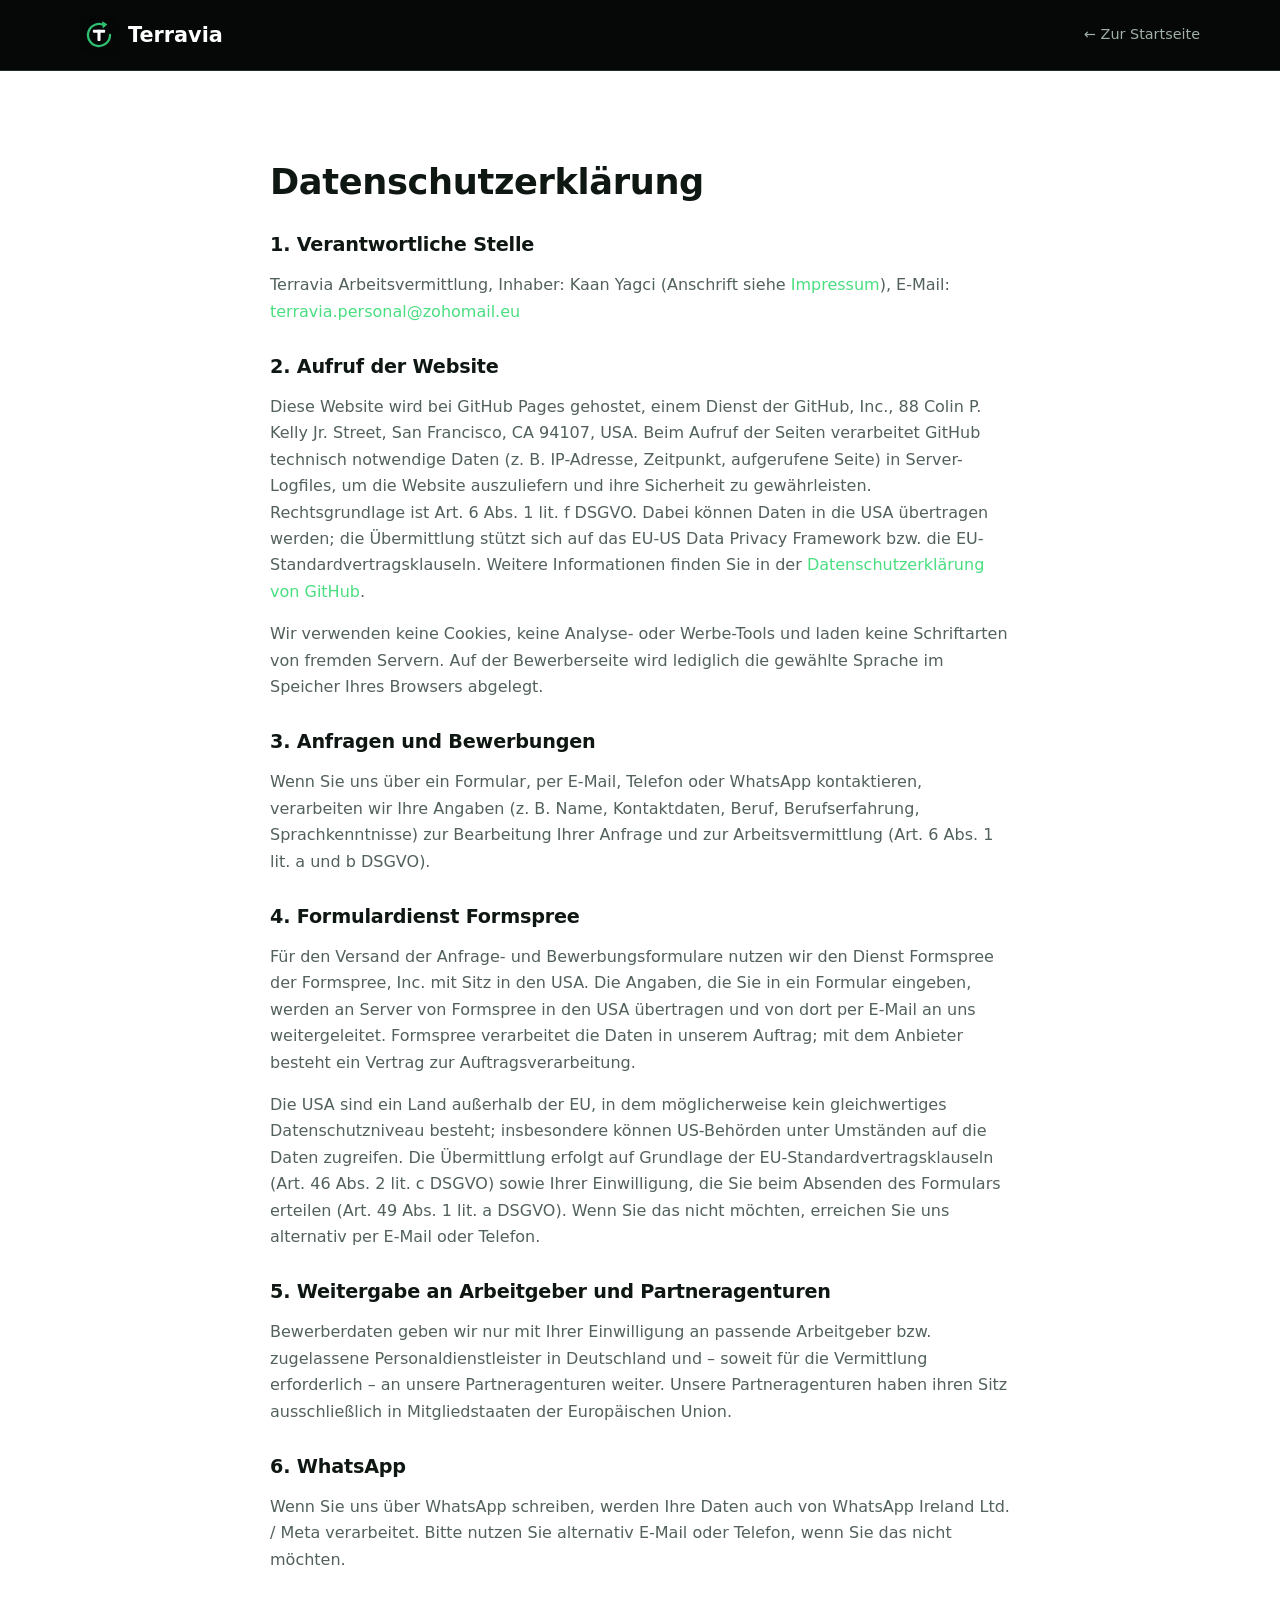
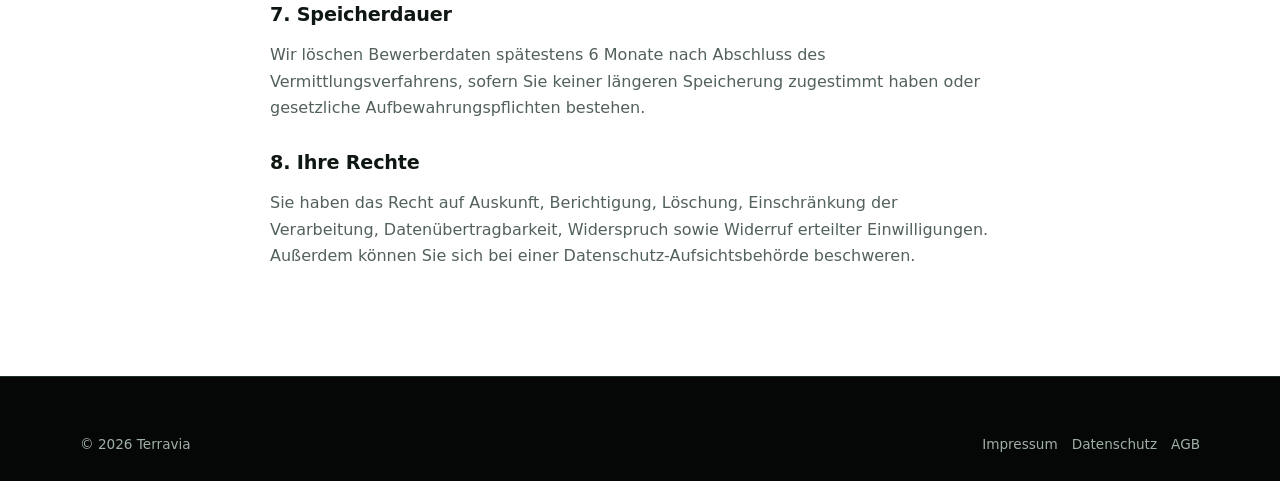
<file: datenschutz.html>
<!DOCTYPE html>
<html lang="de">
<head>
  <meta charset="UTF-8">
  <meta name="viewport" content="width=device-width, initial-scale=1.0">
  <title>Datenschutzerklärung | Terravia</title>
  <meta name="robots" content="noindex">
  <meta name="theme-color" content="#050706">
  <link rel="icon" href="assets/img/favicon.svg" type="image/svg+xml">
  <link rel="apple-touch-icon" href="assets/img/apple-touch-icon.png">
  <link rel="stylesheet" href="assets/css/style.css">
</head>
<body>
  <header class="site-header">
    <div class="container">
      <a href="index.html" class="logo">
        <img class="logo-mark" src="assets/img/logo/terravia-icon.svg" alt="" width="38" height="38">
        <span data-cfg="companyName">Terravia</span>
      </a>
      <a href="index.html" style="color:var(--muted-light);font-size:0.9rem">← Zur Startseite</a>
    </div>
  </header>
  <main class="section section-white">
    <div class="container prose">
      <h1>Datenschutzerklärung</h1>
      <h2>1. Verantwortliche Stelle</h2>
      <p>Terravia Arbeitsvermittlung, Inhaber: Kaan Yagci (Anschrift siehe <a href="impressum.html">Impressum</a>), E-Mail: <a data-cfg="email" href="#"></a><span data-needs="phone">, Telefon: <span data-cfg="phone"></span></span></p>
      <h2>2. Aufruf der Website</h2>
      <p>Diese Website wird bei GitHub Pages gehostet, einem Dienst der GitHub, Inc., 88 Colin P. Kelly Jr. Street, San Francisco, CA 94107, USA. Beim Aufruf der Seiten verarbeitet GitHub technisch notwendige Daten (z. B. IP-Adresse, Zeitpunkt, aufgerufene Seite) in Server-Logfiles, um die Website auszuliefern und ihre Sicherheit zu gewährleisten. Rechtsgrundlage ist Art. 6 Abs. 1 lit. f DSGVO. Dabei können Daten in die USA übertragen werden; die Übermittlung stützt sich auf das EU-US Data Privacy Framework bzw. die EU-Standardvertragsklauseln. Weitere Informationen finden Sie in der <a href="https://docs.github.com/de/site-policy/privacy-policies/github-general-privacy-statement" target="_blank" rel="noopener">Datenschutzerklärung von GitHub</a>.</p>
      <p>Wir verwenden keine Cookies, keine Analyse- oder Werbe-Tools und laden keine Schriftarten von fremden Servern. Auf der Bewerberseite wird lediglich die gewählte Sprache im Speicher Ihres Browsers abgelegt.</p>
      <h2>3. Anfragen und Bewerbungen</h2>
      <p>Wenn Sie uns über ein Formular, per E-Mail, Telefon oder WhatsApp kontaktieren, verarbeiten wir Ihre Angaben (z. B. Name, Kontaktdaten, Beruf, Berufserfahrung, Sprachkenntnisse) zur Bearbeitung Ihrer Anfrage und zur Arbeitsvermittlung (Art. 6 Abs. 1 lit. a und b DSGVO).</p>
      <h2>4. Formulardienst Formspree</h2>
      <p>Für den Versand der Anfrage- und Bewerbungsformulare nutzen wir den Dienst Formspree der Formspree, Inc. mit Sitz in den USA. Die Angaben, die Sie in ein Formular eingeben, werden an Server von Formspree in den USA übertragen und von dort per E-Mail an uns weitergeleitet. Formspree verarbeitet die Daten in unserem Auftrag; mit dem Anbieter besteht ein Vertrag zur Auftragsverarbeitung.</p>
      <p>Die USA sind ein Land außerhalb der EU, in dem möglicherweise kein gleichwertiges Datenschutzniveau besteht; insbesondere können US-Behörden unter Umständen auf die Daten zugreifen. Die Übermittlung erfolgt auf Grundlage der EU-Standardvertragsklauseln (Art. 46 Abs. 2 lit. c DSGVO) sowie Ihrer Einwilligung, die Sie beim Absenden des Formulars erteilen (Art. 49 Abs. 1 lit. a DSGVO). Wenn Sie das nicht möchten, erreichen Sie uns alternativ per E-Mail oder Telefon.</p>
      <h2>5. Weitergabe an Arbeitgeber und Partneragenturen</h2>
      <p>Bewerberdaten geben wir nur mit Ihrer Einwilligung an passende Arbeitgeber bzw. zugelassene Personaldienstleister in Deutschland und – soweit für die Vermittlung erforderlich – an unsere Partneragenturen weiter. Unsere Partneragenturen haben ihren Sitz ausschließlich in Mitgliedstaaten der Europäischen Union.</p>
      <h2>6. WhatsApp</h2>
      <p>Wenn Sie uns über WhatsApp schreiben, werden Ihre Daten auch von WhatsApp Ireland Ltd. / Meta verarbeitet. Bitte nutzen Sie alternativ E-Mail oder Telefon, wenn Sie das nicht möchten.</p>
      <h2>7. Speicherdauer</h2>
      <p>Wir löschen Bewerberdaten spätestens 6 Monate nach Abschluss des Vermittlungsverfahrens, sofern Sie keiner längeren Speicherung zugestimmt haben oder gesetzliche Aufbewahrungspflichten bestehen.</p>
      <h2>8. Ihre Rechte</h2>
      <p>Sie haben das Recht auf Auskunft, Berichtigung, Löschung, Einschränkung der Verarbeitung, Datenübertragbarkeit, Widerspruch sowie Widerruf erteilter Einwilligungen. Außerdem können Sie sich bei einer Datenschutz-Aufsichtsbehörde beschweren.</p>
    </div>
  </main>
  <footer class="site-footer">
    <div class="container">
      <div class="footer-bottom" style="margin-top:0;border-top:none;padding-top:0">
        <span>© <span data-year></span> <span data-cfg="companyName">Terravia</span></span>
        <span><a href="impressum.html" style="display:inline;margin-right:14px">Impressum</a><a href="datenschutz.html" style="display:inline;margin-right:14px">Datenschutz</a><a href="agb.html" style="display:inline">AGB</a></span>
      </div>
    </div>
  </footer>
  <script src="assets/js/config.js"></script>
  <script src="assets/js/app.js"></script>
</body>
</html>
</file>
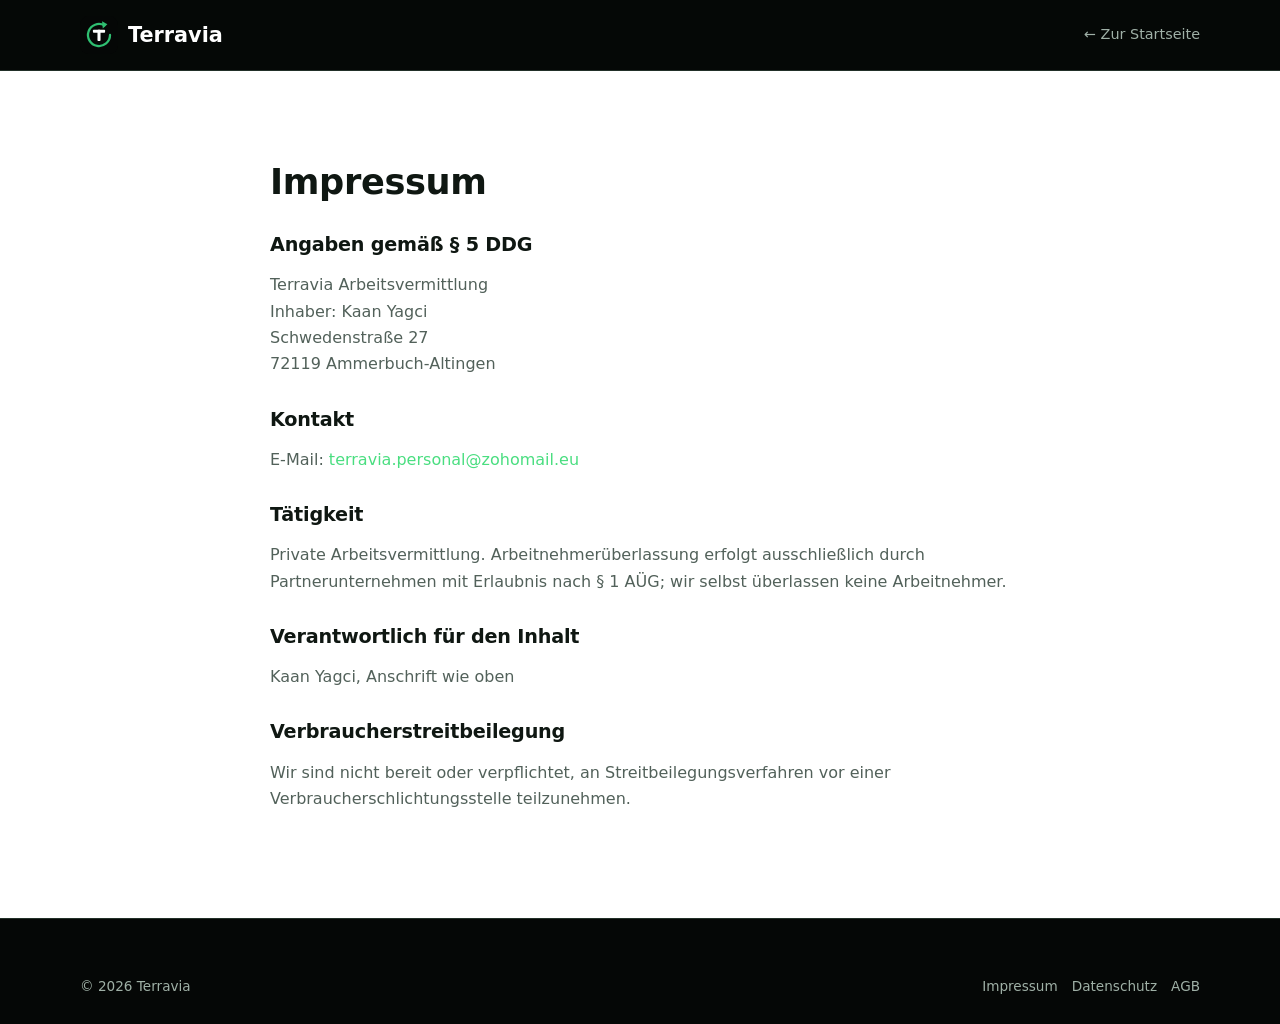
<file: impressum.html>
<!DOCTYPE html>
<html lang="de">
<head>
  <meta charset="UTF-8">
  <meta name="viewport" content="width=device-width, initial-scale=1.0">
  <title>Impressum | Terravia</title>
  <meta name="robots" content="noindex">
  <meta name="theme-color" content="#050706">
  <link rel="icon" href="assets/img/favicon.svg" type="image/svg+xml">
  <link rel="apple-touch-icon" href="assets/img/apple-touch-icon.png">
  <link rel="stylesheet" href="assets/css/style.css">
</head>
<body>
  <header class="site-header">
    <div class="container">
      <a href="index.html" class="logo">
        <img class="logo-mark" src="assets/img/logo/terravia-icon.svg" alt="" width="38" height="38">
        <span data-cfg="companyName">Terravia</span>
      </a>
      <a href="index.html" style="color:var(--muted-light);font-size:0.9rem">← Zur Startseite</a>
    </div>
  </header>
  <main class="section section-white">
    <div class="container prose">
      <h1>Impressum</h1>
      <h2>Angaben gemäß § 5 DDG</h2>
      <p>Terravia Arbeitsvermittlung<br>Inhaber: Kaan Yagci<br>Schwedenstraße 27<br>72119 Ammerbuch-Altingen</p>
      <h2>Kontakt</h2>
      <p><span data-needs="phone">Telefon: <span data-cfg="phone"></span><br></span>E-Mail: <a data-cfg="email" href="#"></a></p>
      <h2>Tätigkeit</h2>
      <p>Private Arbeitsvermittlung. Arbeitnehmerüberlassung erfolgt ausschließlich durch Partnerunternehmen mit Erlaubnis nach § 1 AÜG; wir selbst überlassen keine Arbeitnehmer.</p>
      <h2>Verantwortlich für den Inhalt</h2>
      <p>Kaan Yagci, Anschrift wie oben</p>
      <h2>Verbraucherstreitbeilegung</h2>
      <p>Wir sind nicht bereit oder verpflichtet, an Streitbeilegungsverfahren vor einer Verbraucherschlichtungsstelle teilzunehmen.</p>
    </div>
  </main>
  <footer class="site-footer">
    <div class="container">
      <div class="footer-bottom" style="margin-top:0;border-top:none;padding-top:0">
        <span>© <span data-year></span> <span data-cfg="companyName">Terravia</span></span>
        <span><a href="impressum.html" style="display:inline;margin-right:14px">Impressum</a><a href="datenschutz.html" style="display:inline;margin-right:14px">Datenschutz</a><a href="agb.html" style="display:inline">AGB</a></span>
      </div>
    </div>
  </footer>
  <script src="assets/js/config.js"></script>
  <script src="assets/js/app.js"></script>
</body>
</html>
</file>
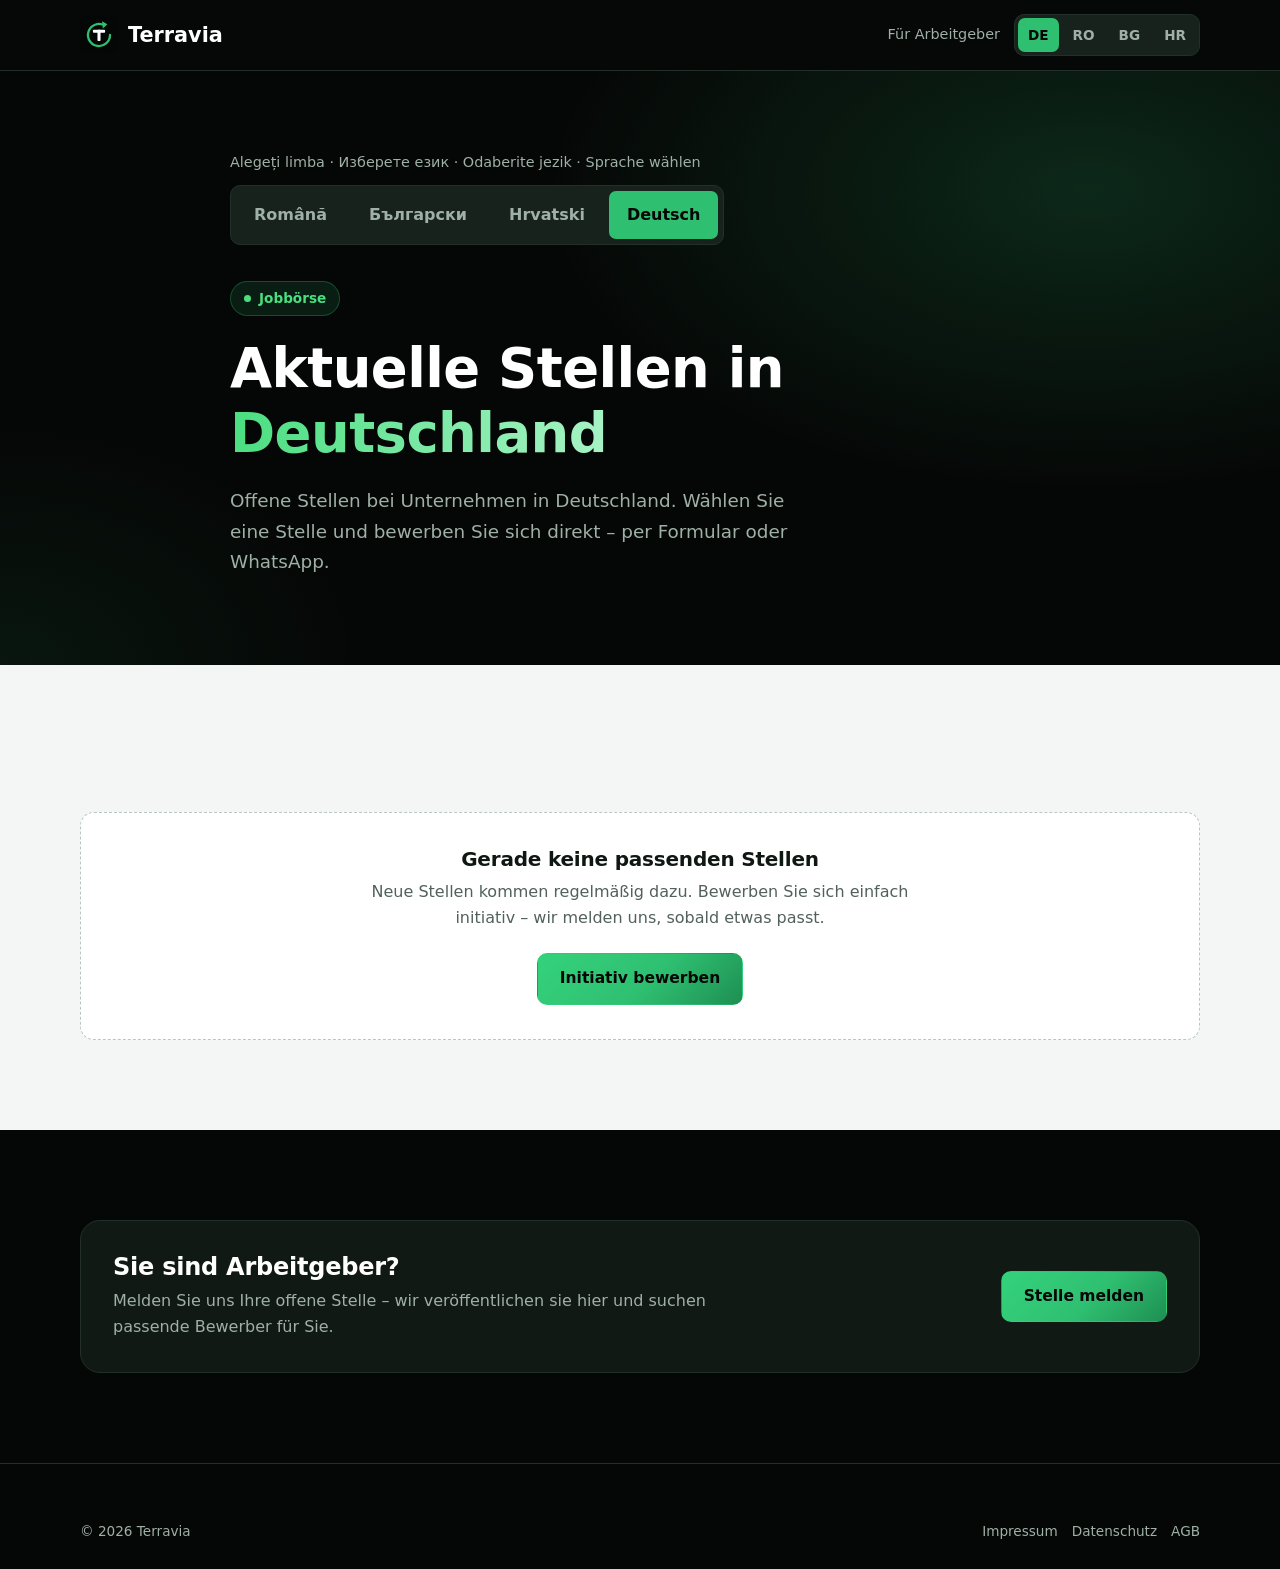
<file: jobs.html>
<!DOCTYPE html>
<html lang="de">
<head>
  <meta charset="UTF-8">
  <meta name="viewport" content="width=device-width, initial-scale=1.0">
  <title>Stellenangebote in Deutschland | Terravia</title>
  <meta name="description" content="Jobbörse: aktuelle Stellen bei Unternehmen in Deutschland. Locuri de muncă în Germania · Работа в Германия · Poslovi u Njemačkoj.">
  <meta name="theme-color" content="#050706">
  <link rel="icon" href="assets/img/favicon.svg" type="image/svg+xml">
  <link rel="apple-touch-icon" href="assets/img/apple-touch-icon.png">
  <link rel="stylesheet" href="assets/css/style.css">
</head>
<body data-title-key="jobs.meta.title">
  <a class="skip-link" href="#main">↓</a>

  <header class="site-header">
    <div class="container">
      <a href="index.html" class="logo">
        <img class="logo-mark" src="assets/img/logo/terravia-icon.svg" alt="" width="38" height="38">
        <span data-cfg="companyName">Terravia</span>
      </a>
      <div style="display:flex;align-items:center;gap:14px">
        <a href="index.html" class="header-langs" style="color:var(--muted-light);font-size:0.9rem" data-i18n="nav.employers">Für Arbeitgeber</a>
        <div class="lang-switch" role="group" aria-label="Sprache / Limba / Език / Jezik"></div>
      </div>
    </div>
  </header>

  <main id="main">
    <section class="hero worker-hero jobs-hero">
      <div class="container">
        <div class="lang-pick">
          <p>Alegeți limba · Изберете език · Odaberite jezik · Sprache wählen</p>
          <div class="lang-switch lang-switch-big" role="group" aria-label="Limba / Език / Jezik / Sprache"></div>
        </div>
        <span class="eyebrow" data-i18n="jobs.eyebrow">Jobbörse</span>
        <h1 data-i18n="jobs.title">Aktuelle Stellen in <em>Deutschland</em></h1>
        <p class="lead" data-i18n="jobs.lead"></p>
      </div>
    </section>

    <section class="section section-light jobs-section">
      <div class="container">
        <div class="job-toolbar">
          <div class="field job-search">
            <label for="job-search" class="sr-only" data-i18n="jobs.search"></label>
            <input id="job-search" type="search" data-i18n-ph="jobs.search" autocomplete="off">
          </div>
          <div class="field">
            <label for="job-sector" data-i18n="jobs.filter.sector"></label>
            <select id="job-sector"></select>
          </div>
          <div class="field">
            <label for="job-type" data-i18n="jobs.filter.type"></label>
            <select id="job-type"></select>
          </div>
        </div>
        <p class="job-count" id="job-count" aria-live="polite"></p>

        <div class="job-list" id="job-list"></div>

        <div class="job-empty" id="job-empty" hidden>
          <h3 data-i18n="jobs.none.t"></h3>
          <p data-i18n="jobs.none.d"></p>
          <div class="hero-actions">
            <a class="btn btn-green" href="bewerber.html#bewerbung" data-lang-href="bewerber.html#bewerbung" data-i18n="jobs.none.cta"></a>
            <a class="btn btn-whatsapp" data-cfg-href="whatsapp" data-needs="whatsapp" href="#" target="_blank" rel="noopener" data-i18n="hero.whatsapp"></a>
            <button type="button" class="btn btn-ghost-dark job-reset" data-i18n="jobs.reset" hidden></button>
          </div>
        </div>
      </div>
    </section>

    <section class="section section-black">
      <div class="container">
        <div class="employer-box">
          <div>
            <h2 data-i18n="jobs.employer.t">Sie sind Arbeitgeber?</h2>
            <p data-i18n="jobs.employer.d"></p>
          </div>
          <a class="btn btn-green" href="index.html#kontakt" data-i18n="jobs.employer.cta">Stelle melden</a>
        </div>
      </div>
    </section>
  </main>

  <footer class="site-footer">
    <div class="container">
      <div class="footer-bottom" style="margin-top:0;border-top:none;padding-top:0">
        <span>© <span data-year></span> <span data-cfg="companyName">Terravia</span></span>
        <span><a href="impressum.html" style="display:inline;margin-right:14px">Impressum</a><a href="datenschutz.html" style="display:inline;margin-right:14px">Datenschutz</a><a href="agb.html" style="display:inline">AGB</a></span>
      </div>
    </div>
  </footer>

  <script src="assets/js/config.js"></script>
  <script src="assets/js/i18n.js"></script>
  <script src="assets/js/jobs.js"></script>
  <script src="assets/js/app.js"></script>
</body>
</html>
</file>
<file: assets/css/style.css>
/* Terravia – Personalvermittlung Südosteuropa
 * Farben: Grün, Weiß, Dunkel/Schwarz. Keine externen Schriften (DSGVO-freundlich).
 */
:root {
  --black: #050706;
  --dark: #0b110e;
  --dark-2: #111915;
  --dark-3: #18221d;
  --line-dark: #223029;
  --green: #2fbf71;
  --green-bright: #4ade80;
  --green-dark: #1e8f52;
  --green-soft: rgba(47, 191, 113, 0.12);
  --white: #ffffff;
  --light: #f3f6f4;
  --text-light: #e8efea;
  --muted-light: #9fb0a6;
  --text-dark: #0f1712;
  --muted-dark: #52615a;
  --line-light: #dde5e0;
  --radius: 14px;
  --max: 1160px;
}

* { box-sizing: border-box; }
[hidden] { display: none !important; }
html { scroll-behavior: smooth; }

body {
  margin: 0;
  font-family: system-ui, -apple-system, "Segoe UI", Roboto, "Helvetica Neue", Arial, sans-serif;
  background: var(--dark);
  color: var(--text-light);
  line-height: 1.65;
  -webkit-font-smoothing: antialiased;
}

a { color: var(--green-bright); text-decoration: none; }
a:hover { text-decoration: underline; }
h1, h2, h3 { line-height: 1.2; letter-spacing: -0.01em; overflow-wrap: break-word; hyphens: auto; }

.container { width: 100%; max-width: var(--max); margin: 0 auto; padding: 0 20px; }

.skip-link {
  position: absolute; left: -999px; top: 8px; background: var(--green); color: var(--black);
  padding: 8px 14px; border-radius: 8px; z-index: 100;
}
.skip-link:focus { left: 8px; }

/* ---------- Header ---------- */
.site-header {
  position: sticky; top: 0; z-index: 50;
  background: rgba(5, 7, 6, 0.88);
  backdrop-filter: blur(10px);
  -webkit-backdrop-filter: blur(10px);
  border-bottom: 1px solid var(--line-dark);
}
.site-header .container { display: flex; align-items: center; justify-content: space-between; height: 70px; gap: 16px; }

.logo { display: flex; align-items: center; gap: 10px; color: var(--white); font-weight: 800; font-size: 1.3rem; }
.logo:hover { text-decoration: none; }
.logo-mark { width: 38px; height: 38px; display: block; flex: none; }
.logo small { display: block; font-size: 0.68rem; font-weight: 500; color: var(--muted-light); letter-spacing: 0.04em; text-transform: uppercase; margin-top: -3px; }

.nav { display: flex; align-items: center; gap: 4px; }
.nav a { white-space: nowrap; color: var(--muted-light); padding: 8px 12px; border-radius: 8px; font-weight: 500; font-size: 0.95rem; }
.nav a:hover { color: var(--white); background: var(--dark-3); text-decoration: none; }
.nav a.active { color: var(--green-bright); }
.nav .btn { margin-left: 8px; }
.nav a.btn-green, .nav a.btn-green:hover { color: var(--black); background: var(--green); }
.nav a.btn-green:hover { background: var(--green-bright); }

.nav-toggle {
  display: none; background: none; border: 1px solid var(--line-dark); color: var(--white);
  border-radius: 8px; padding: 6px 11px; font-size: 1.2rem; cursor: pointer;
}

/* ---------- Buttons ---------- */
.btn {
  display: inline-flex; align-items: center; justify-content: center; gap: 8px;
  padding: 12px 22px; border-radius: 10px; border: 1px solid transparent;
  font-weight: 700; font-size: 0.97rem; font-family: inherit; cursor: pointer;
  transition: background 0.15s, color 0.15s, border-color 0.15s, transform 0.15s;
}
.btn:hover { text-decoration: none; transform: translateY(-1px); }
.btn-green { background: var(--green); color: var(--black); }
.btn-green:hover { background: var(--green-bright); }
.btn-ghost { background: transparent; color: var(--white); border-color: #34463c; }
.btn-ghost:hover { border-color: var(--green); color: var(--green-bright); }
.btn-dark { background: var(--black); color: var(--white); }
.btn-dark:hover { background: var(--dark-3); }
.btn-whatsapp { background: #25d366; color: #062b14; }
.btn-whatsapp:hover { background: #3ee07a; }
.btn-small { padding: 8px 15px; font-size: 0.88rem; }
.btn-block { width: 100%; }

/* ---------- Hero ---------- */
.hero {
  position: relative; overflow: hidden;
  background:
    radial-gradient(900px 500px at 85% 20%, rgba(47, 191, 113, 0.18), transparent 60%),
    radial-gradient(600px 400px at 0% 100%, rgba(47, 191, 113, 0.08), transparent 60%),
    var(--black);
  padding: 90px 0 100px;
}
.hero .container { display: grid; grid-template-columns: 1fr; gap: 50px; align-items: center; }
.hero h1 { max-width: 760px; }
.eyebrow {
  display: inline-flex; align-items: center; gap: 8px;
  color: var(--green-bright); background: var(--green-soft); border: 1px solid rgba(47, 191, 113, 0.3);
  padding: 5px 13px; border-radius: 999px; font-size: 0.85rem; font-weight: 600; margin-bottom: 20px;
}
.eyebrow::before { content: ""; width: 7px; height: 7px; border-radius: 50%; background: var(--green-bright); }
.hero h1 { font-size: clamp(2.1rem, 4.6vw, 3.4rem); margin: 0 0 20px; color: var(--white); }
.hero h1 em { font-style: normal; color: var(--green-bright); }
.hero p.lead { font-size: 1.15rem; color: var(--muted-light); margin: 0 0 32px; max-width: 580px; }
.hero-actions { display: flex; gap: 12px; flex-wrap: wrap; }
.hero-langs { margin-top: 28px; font-size: 0.9rem; color: var(--muted-light); }
.hero-langs a { color: var(--text-light); border-bottom: 1px dashed #3b4d43; margin-left: 6px; }
.hero-langs a:hover { color: var(--green-bright); text-decoration: none; }

@media (prefers-reduced-motion: reduce) { html { scroll-behavior: auto; } }

/* ---------- Trust bar ---------- */
.trust { overflow-x: clip; background: var(--dark-2); border-top: 1px solid var(--line-dark); border-bottom: 1px solid var(--line-dark); }
.trust .container { display: grid; grid-template-columns: repeat(4, 1fr); }
.trust-item { padding: 26px 20px; border-right: 1px solid var(--line-dark); }
.trust-item:last-child { border-right: none; }
.trust-item strong { display: block; color: var(--white); font-size: 1.02rem; }
.trust-item span { color: var(--muted-light); font-size: 0.9rem; }

/* ---------- Sections ---------- */
.section { padding: 90px 0; }
.section-black { background: var(--black); }
.section-light { background: var(--light); color: var(--text-dark); }
.section-white { background: var(--white); color: var(--text-dark); }
.section-head { max-width: 680px; margin-bottom: 48px; }
.section-head.center { margin-left: auto; margin-right: auto; text-align: center; }
.kicker { color: var(--green); font-weight: 700; font-size: 0.85rem; text-transform: uppercase; letter-spacing: 0.1em; margin-bottom: 10px; }
.section-head h2 { font-size: clamp(1.7rem, 3.2vw, 2.4rem); margin: 0 0 14px; }
.section-head p { margin: 0; font-size: 1.07rem; color: var(--muted-light); }
.section-light .section-head p, .section-white .section-head p { color: var(--muted-dark); }
.section-light .kicker, .section-white .kicker { color: var(--green-dark); }

.grid-3 { display: grid; grid-template-columns: repeat(3, 1fr); gap: 20px; }
.grid-2 { display: grid; grid-template-columns: 1fr 1fr; gap: 48px; align-items: center; }

/* Leistungen (helle Karten) */
.service {
  background: var(--white); border: 1px solid var(--line-light); border-radius: var(--radius); padding: 28px;
  transition: border-color 0.15s, box-shadow 0.15s;
}
.service:hover { border-color: var(--green); box-shadow: 0 12px 30px rgba(15, 23, 18, 0.08); }
.icon {
  width: 46px; height: 46px; border-radius: 12px; display: grid; place-items: center;
  background: var(--black); color: var(--green-bright); margin-bottom: 18px;
}
.icon svg { width: 22px; height: 22px; }
.service h3 { margin: 0 0 8px; font-size: 1.12rem; }
.service p { margin: 0; color: var(--muted-dark); font-size: 0.97rem; }

/* Ablauf */
.steps { display: grid; grid-template-columns: repeat(5, 1fr); gap: 16px; counter-reset: step; }
.step {
  position: relative; background: var(--dark-2); border: 1px solid var(--line-dark); border-radius: var(--radius); padding: 24px 20px;
}
.step::before {
  counter-increment: step; content: counter(step, decimal-leading-zero);
  display: block; font-size: 1.8rem; font-weight: 800; color: var(--green); margin-bottom: 12px; font-variant-numeric: tabular-nums;
}
.step h3 { margin: 0 0 8px; font-size: 1.02rem; color: var(--white); }
.step p { margin: 0; color: var(--muted-light); font-size: 0.92rem; }

.steps-4 { grid-template-columns: repeat(4, 1fr); }
.anchor { position: relative; top: -80px; display: block; }
.models { display: grid; grid-template-columns: 1fr 1fr; gap: 16px; margin-top: 16px; }
.model { border: 1px solid var(--line-dark); border-left: 3px solid var(--green); border-radius: var(--radius); padding: 18px 20px; min-width: 0; }
.model h3 { margin: 0 0 4px; font-size: 1rem; color: var(--white); }
.model p { margin: 0; color: var(--muted-light); font-size: 0.92rem; }

/* Branchen (schwarze Kacheln) */
.sectors { display: grid; grid-template-columns: repeat(4, 1fr); gap: 14px; }
.sector {
  background: var(--black); border: 1px solid var(--line-dark); border-radius: var(--radius); overflow: hidden;
  transition: border-color 0.15s;
}
.sector-img { display: block; width: 100%; height: 120px; object-fit: cover; background: var(--dark-3); }
.sector-body { padding: 0 22px 22px; }
.sector-body .icon { position: relative; margin: -23px 0 12px; border: 3px solid var(--black); box-sizing: content-box; }
.sector:hover { border-color: var(--green); }
.sector .icon { background: var(--dark-3); }
.sector h3 { margin: 0 0 6px; font-size: 1.02rem; color: var(--white); }
.sector p { margin: 0; color: var(--muted-light); font-size: 0.88rem; }

/* Länder */
.countries { display: grid; grid-template-columns: 1fr 1fr; gap: 20px; }
.country-group { background: var(--dark-2); border: 1px solid var(--line-dark); border-radius: var(--radius); padding: 28px; }
.country-group h3 { margin: 0 0 6px; color: var(--white); }
.country-group > p { margin: 0 0 18px; color: var(--muted-light); font-size: 0.95rem; }
.country-list { display: flex; flex-wrap: wrap; gap: 10px; list-style: none; padding: 0; margin: 0; }
.country-list li {
  display: flex; align-items: center; gap: 10px; background: var(--black); border: 1px solid var(--line-dark);
  padding: 8px 14px 8px 8px; border-radius: 999px; font-size: 0.93rem;
}
.cc {
  font-size: 0.72rem; font-weight: 800; background: var(--green); color: var(--black);
  border-radius: 999px; padding: 3px 7px; letter-spacing: 0.04em;
}
.country-group.wb .cc { background: transparent; color: var(--green-bright); box-shadow: inset 0 0 0 1.5px var(--green-bright); }

/* Über uns */
.about-points { list-style: none; padding: 0; margin: 26px 0 0; display: grid; gap: 14px; }
.about-points li { display: flex; gap: 12px; align-items: flex-start; }
.check {
  flex: none; width: 24px; height: 24px; border-radius: 50%; background: var(--green); color: var(--black);
  display: grid; place-items: center; font-size: 0.8rem; font-weight: 900; margin-top: 2px;
}
.about-panel {
  background: var(--black); color: var(--text-light); border-radius: 20px; padding: 36px;
  position: relative; overflow: hidden;
}
.about-panel::after {
  content: ""; position: absolute; right: -80px; bottom: -80px; width: 240px; height: 240px; border-radius: 50%;
  background: radial-gradient(circle, rgba(47, 191, 113, 0.35), transparent 70%);
}
.about-panel blockquote { margin: 0; font-size: 1.25rem; line-height: 1.5; color: var(--white); position: relative; z-index: 1; }
.about-panel .sig { margin-top: 18px; color: var(--green-bright); font-weight: 600; position: relative; z-index: 1; }
.about-panel .facts { margin-top: 28px; padding-top: 22px; border-top: 1px solid var(--line-dark); display: grid; gap: 10px; position: relative; z-index: 1; }
.about-panel .facts div { display: flex; flex-wrap: wrap; justify-content: space-between; gap: 2px 12px; font-size: 0.93rem; }
.about-panel .facts span:first-child { color: var(--muted-light); }

/* FAQ */
.faq { max-width: 820px; margin: 0 auto; }
.faq details { border-bottom: 1px solid var(--line-dark); }
.faq summary {
  cursor: pointer; list-style: none; padding: 22px 40px 22px 0; font-weight: 650; font-size: 1.05rem; color: var(--white); position: relative;
}
.faq summary::-webkit-details-marker { display: none; }
.faq summary::after {
  content: "+"; position: absolute; right: 4px; top: 50%; transform: translateY(-50%);
  color: var(--green-bright); font-size: 1.5rem; font-weight: 400; transition: transform 0.2s;
}
.faq details[open] summary::after { transform: translateY(-50%) rotate(45deg); }
.faq details p { margin: 0 0 22px; color: var(--muted-light); }

/* ---------- Formulare ---------- */
.contact-wrap { display: grid; grid-template-columns: 0.9fr 1.1fr; gap: 48px; align-items: start; }
.contact-info h2 { font-size: clamp(1.7rem, 3.2vw, 2.4rem); margin: 0 0 14px; }
.contact-info > p { color: var(--muted-light); margin: 0 0 28px; }
.contact-lines { display: grid; gap: 14px; }
.contact-line {
  display: flex; gap: 14px; align-items: center; background: var(--dark-2); border: 1px solid var(--line-dark);
  border-radius: 12px; padding: 14px 16px; color: var(--text-light);
}
.contact-line:hover { border-color: var(--green); text-decoration: none; }
.contact-line .icon { width: 40px; height: 40px; margin: 0; background: var(--dark-3); }
.contact-line small { display: block; color: var(--muted-light); font-size: 0.8rem; }

.form-card { background: var(--white); color: var(--text-dark); border-radius: 20px; padding: 34px; }
.form-card h3 { margin: 0 0 4px; font-size: 1.3rem; }
.form-card .sub { margin: 0 0 22px; color: var(--muted-dark); font-size: 0.93rem; }
.form-grid { display: grid; grid-template-columns: 1fr 1fr; gap: 16px; }
.form-grid .full { grid-column: 1 / -1; }
.field label { display: block; font-weight: 600; font-size: 0.88rem; margin-bottom: 6px; }
.field input, .field select, .field textarea {
  width: 100%; padding: 12px 14px; border: 1px solid var(--line-light); border-radius: 10px;
  font: inherit; font-size: 0.97rem; background: var(--light); color: var(--text-dark);
}
.field textarea { min-height: 120px; resize: vertical; }
.field input:focus, .field select:focus, .field textarea:focus {
  outline: none; border-color: var(--green); box-shadow: 0 0 0 3px rgba(47, 191, 113, 0.2); background: var(--white);
}
.field.invalid input, .field.invalid select, .field.invalid textarea { border-color: #d64545; }
.error-msg { display: none; color: #c23030; font-size: 0.8rem; margin-top: 4px; }
.field.invalid .error-msg { display: block; }
.consent { display: flex; gap: 10px; align-items: flex-start; font-size: 0.86rem; color: var(--muted-dark); }
.consent input { margin-top: 4px; accent-color: var(--green-dark); }
.consent.invalid { color: #c23030; }
.consent a { color: var(--green-dark); }
.form-note { font-size: 0.8rem; color: var(--muted-dark); margin: 12px 0 0; }
.form-status { display: none; border-radius: 10px; padding: 14px 16px; margin-bottom: 18px; font-size: 0.95rem; }
.form-status.show { display: block; }
.form-status.ok { background: #e7f8ee; border: 1px solid #b5e8cb; color: #145c35; }
.form-status.err { background: #fdecec; border: 1px solid #f3c1c1; color: #8f1f1f; }

/* ---------- Bewerberseite ---------- */
.lang-switch { display: flex; gap: 4px; background: var(--dark-3); border: 1px solid var(--line-dark); border-radius: 10px; padding: 3px; }
.lang-switch button {
  background: none; border: none; color: var(--muted-light); font: inherit; font-size: 0.85rem; font-weight: 700;
  padding: 6px 10px; border-radius: 7px; cursor: pointer;
}
.lang-switch button:hover { color: var(--white); }
.lang-switch button[aria-pressed="true"] { background: var(--green); color: var(--black); }
.lang-pick { margin-bottom: 36px; }
.lang-pick p { margin: 0 0 10px; color: var(--muted-light); font-size: 0.9rem; }
.lang-switch-big { display: inline-flex; flex-wrap: wrap; gap: 6px; padding: 5px; }
.lang-switch-big button { font-size: 1rem; padding: 11px 18px; }

.worker-hero { padding: 80px 0 70px; }
.worker-hero .container { display: block; max-width: 860px; }
.benefits { display: grid; grid-template-columns: repeat(3, 1fr); gap: 16px; }
.benefit { background: var(--white); border: 1px solid var(--line-light); border-radius: var(--radius); padding: 24px; }
.benefit h3 { margin: 0 0 6px; font-size: 1.05rem; }
.benefit p { margin: 0; color: var(--muted-dark); font-size: 0.95rem; }
.free-badge {
  display: inline-block; background: var(--green); color: var(--black); font-weight: 800;
  border-radius: 8px; padding: 3px 10px; font-size: 0.85rem; margin-bottom: 12px;
}

/* ---------- Rechtliches ---------- */
.prose { max-width: 780px; margin: 0 auto; overflow-wrap: break-word; hyphens: auto; }
.prose h1 { overflow-wrap: anywhere; }
.prose h1 { font-size: clamp(1.7rem, 7vw, 2.2rem); margin: 0 0 20px; }
.prose h2 { font-size: 1.2rem; margin: 30px 0 8px; }
.prose p { color: var(--muted-dark); }
.placeholder-note { background: #fff7e0; border: 1px solid #f0d98a; color: #6b5200; padding: 12px 16px; border-radius: 10px; font-size: 0.92rem; }

/* ---------- Jobbörse ---------- */
.sr-only { position: absolute; width: 1px; height: 1px; padding: 0; margin: -1px; overflow: hidden; clip: rect(0 0 0 0); white-space: nowrap; border: 0; }
.jobs-hero { padding-bottom: 56px; }
.job-toolbar { display: grid; grid-template-columns: 2fr 1fr 1fr; gap: 14px; align-items: end; }
.job-toolbar[hidden] { display: none; }
.job-toolbar .field input, .job-toolbar .field select { background: var(--white); }
.job-count { margin: 18px 0 16px; color: var(--muted-dark); font-weight: 600; font-size: 0.93rem; min-height: 1.5em; }
.job-list { display: grid; grid-template-columns: repeat(2, 1fr); gap: 16px; }
.job-list:empty { display: none; }
.job {
  min-width: 0; background: var(--white); border: 1px solid var(--line-light); border-radius: var(--radius); padding: 24px;
  display: flex; flex-direction: column; transition: border-color 0.15s, box-shadow 0.15s;
}
.job:hover, .job-highlight { border-color: var(--green); box-shadow: 0 12px 30px rgba(15, 23, 18, 0.08); }
.job h3 { margin: 12px 0 14px; font-size: 1.2rem; }
.job-tags { display: flex; flex-wrap: wrap; gap: 6px; }
.job-tag { background: var(--black); color: var(--green-bright); border-radius: 999px; padding: 3px 11px; font-size: 0.78rem; font-weight: 700; }
.job-tag-type { background: var(--green-soft); color: var(--green-dark); }
.job-facts { display: grid; grid-template-columns: 1fr 1fr; gap: 10px 16px; margin: 0 0 14px; }
.job-facts dt { color: var(--muted-dark); font-size: 0.8rem; }
.job-facts dd { margin: 0; font-weight: 600; font-size: 0.95rem; }
.job details { border-top: 1px solid var(--line-light); padding-top: 10px; margin-bottom: 14px; }
.job summary { cursor: pointer; color: var(--green-dark); font-weight: 650; font-size: 0.93rem; }
.job details h4 { margin: 14px 0 4px; font-size: 0.93rem; }
.job details ul { margin: 0; padding-left: 20px; color: var(--muted-dark); font-size: 0.93rem; }
.job-actions { display: flex; flex-wrap: wrap; gap: 8px; margin-top: auto; padding-top: 6px; }
.job-ref { margin: 12px 0 0; color: var(--muted-dark); font-size: 0.78rem; }
.job-empty { background: var(--white); border: 1px dashed #b9c8bf; border-radius: var(--radius); padding: 34px; text-align: center; }
.job-empty h3 { margin: 0 0 8px; font-size: 1.25rem; }
.job-empty p { margin: 0 auto 22px; color: var(--muted-dark); max-width: 560px; }
.job-empty .hero-actions { justify-content: center; }
.btn-ghost-dark { background: transparent; color: var(--text-dark); border-color: var(--line-light); }
.btn-ghost-dark:hover { border-color: var(--green-dark); color: var(--green-dark); }
.employer-box {
  display: flex; align-items: center; justify-content: space-between; gap: 24px; flex-wrap: wrap;
  background: var(--dark-2); border: 1px solid var(--line-dark); border-radius: 20px; padding: 32px;
}
.employer-box h2 { margin: 0 0 6px; font-size: 1.5rem; color: var(--white); }
.employer-box p { margin: 0; color: var(--muted-light); max-width: 620px; }
.job-applying { background: #e7f8ee; border: 1px solid #b5e8cb; color: #145c35; border-radius: 10px; padding: 12px 14px; margin-bottom: 18px; font-size: 0.93rem; }
.job-applying[hidden] { display: none; }
@media (max-width: 880px) {
  .job-list { grid-template-columns: 1fr; }
}
@media (max-width: 600px) {
  .job-toolbar { grid-template-columns: 1fr 1fr; }
  .job-toolbar .job-search { grid-column: 1 / -1; }
  .job, .job-empty, .employer-box { padding: 20px; }
}

/* ---------- Einflug-Animation (Branchen) ---------- */
.fly .sector { opacity: 0; transform: translate(var(--fx, 0), 48px) scale(0.96); }
.fly .sector:nth-child(odd) { --fx: -36px; }
.fly .sector:nth-child(even) { --fx: 36px; }
#branchen { overflow-x: clip; }
@media (max-width: 600px) { .fly .sector:nth-child(n) { --fx: 0px; } }
.fly .sector.in {
  opacity: 1; transform: none;
  transition: opacity 0.6s ease, transform 0.7s cubic-bezier(0.2, 0.8, 0.2, 1), border-color 0.15s;
  transition-delay: var(--delay, 0s);
}

/* ---------- Hintergrund: Menschen bei der Arbeit, wechselt beim Scrollen ---------- */
.scroll-bg { position: fixed; inset: 0; z-index: -1; pointer-events: none; }
.scroll-bg-img {
  position: absolute; inset: -20px; background: center / cover no-repeat;
  opacity: 0; transition: opacity 1.2s ease; filter: grayscale(0.35) blur(2px);
}
.scroll-bg-img.on { opacity: 1; }
.scroll-bg::after { content: ""; position: absolute; inset: 0; }
.contact-promises { margin-top: 22px; }
.contact-promises li { color: var(--muted-light); font-size: 0.95rem; }
.contact-promises strong { color: var(--white); }
@media (prefers-reduced-motion: reduce) { .scroll-bg-img { transition: none; } }

/* ---------- Dynamik: Einblenden, Kopfzeile, Fortschritt, Hover ---------- */
.reveal { opacity: 0; transform: translateY(28px); }
.reveal.in {
  opacity: 1; transform: none;
  transition: opacity 0.6s ease, transform 0.7s cubic-bezier(0.2, 0.8, 0.2, 1);
  transition-delay: var(--delay, 0s);
}
.site-header { transition: background 0.25s, box-shadow 0.25s; }
.site-header.scrolled { background: rgba(5, 7, 6, 0.97); box-shadow: 0 8px 24px rgba(0, 0, 0, 0.35); }
.scroll-progress {
  position: fixed; top: 0; left: 0; right: 0; height: 3px; z-index: 60;
  background: linear-gradient(90deg, var(--green-dark), var(--green-bright));
  transform-origin: 0 50%; transform: scaleX(0); pointer-events: none;
}
.hero-rotator { margin: -6px 0 22px; font-size: clamp(1.05rem, 2vw, 1.3rem); font-weight: 700; color: var(--text-light); }
.rotator { display: inline-block; color: var(--green-bright); transition: opacity 0.35s, transform 0.35s; }
.rotator.out { opacity: 0; transform: translateY(-10px); }
.step, .model, .country-group, .benefit, .service, .job, .contact-line, .btn { will-change: auto; }
.step, .model, .country-group, .benefit { transition: transform 0.2s ease, border-color 0.2s ease, box-shadow 0.2s ease; }
.reveal.in.step, .reveal.in.model, .reveal.in.country-group, .reveal.in.benefit { transition: opacity 0.6s ease, transform 0.7s cubic-bezier(0.2, 0.8, 0.2, 1), border-color 0.2s; }
.step:hover, .model:hover, .country-group:hover, .benefit:hover,
.reveal.in.step:hover, .reveal.in.model:hover, .reveal.in.country-group:hover, .reveal.in.benefit:hover {
  transform: translateY(-4px); border-color: var(--green); transition-delay: 0s;
}
.fly .sector.in:hover { transform: translateY(-4px); border-color: var(--green); transition-delay: 0s; }
.sector-img { transition: transform 0.5s ease; }
.sector:hover .sector-img { transform: scale(1.05); }
.btn-green { box-shadow: 0 0 0 0 rgba(47, 191, 113, 0.5); }
.btn-green:hover { box-shadow: 0 6px 18px rgba(47, 191, 113, 0.35); }
@media (prefers-reduced-motion: reduce) {
  .reveal { opacity: 1; transform: none; }
  .rotator, .sector-img, .step, .model, .country-group, .benefit { transition: none; }
}

/* ---------- Ablauf als kompakte Linie ---------- */
.steps-line { list-style: none; margin: 0; padding: 0; display: grid; grid-template-columns: repeat(4, 1fr); gap: 16px; position: relative; }
.steps-line::before {
  content: ""; position: absolute; left: 12.5%; right: 12.5%; top: 21px; height: 2px;
  background: linear-gradient(90deg, var(--green-dark), var(--green-bright)); opacity: 0.6;
}
.steps-line li { position: relative; text-align: center; min-width: 0; }
.steps-line .num {
  display: grid; place-items: center; width: 44px; height: 44px; margin: 0 auto 12px; border-radius: 50%;
  background: var(--black); border: 2px solid var(--green); color: var(--green-bright); font-weight: 800; font-size: 1.1rem;
  position: relative; z-index: 1;
}
.steps-line strong { display: block; color: var(--white); font-size: 1.02rem; }
.steps-line li > span:last-child { display: block; color: var(--muted-light); font-size: 0.9rem; }
@media (max-width: 600px) {
  .steps-line { grid-template-columns: 1fr; gap: 14px; }
  .steps-line::before { left: 21px; right: auto; top: 22px; bottom: 22px; width: 2px; height: auto; background: linear-gradient(180deg, var(--green-dark), var(--green-bright)); }
  .steps-line li { display: grid; grid-template-columns: 44px 1fr; column-gap: 14px; align-items: center; text-align: left; }
  .steps-line .num { grid-row: span 2; margin: 0; }
}

/* Einflug von links/rechts */
.reveal.reveal-x { transform: translateX(var(--rx, -60px)); }
.reveal.reveal-x.in { transform: none; }

/* Hintergrundbilder sichtbarer */
.has-scroll-bg .hero {
  background:
    radial-gradient(900px 500px at 85% 20%, rgba(47, 191, 113, 0.18), transparent 60%),
    linear-gradient(90deg, rgba(5, 7, 6, 0.92) 0%, rgba(5, 7, 6, 0.7) 55%, rgba(5, 7, 6, 0.35) 100%);
}
.has-scroll-bg .trust { background: rgba(17, 25, 21, 0.72); backdrop-filter: blur(6px); -webkit-backdrop-filter: blur(6px); }
.has-scroll-bg .section-black { background: rgba(5, 7, 6, 0.45); }
.scroll-bg::after { background: rgba(5, 7, 6, 0.62); }
.scroll-bg-img { filter: grayscale(0.15) blur(1px); }
@media (max-width: 880px) {
  .has-scroll-bg .hero { background: linear-gradient(180deg, rgba(5, 7, 6, 0.85), rgba(5, 7, 6, 0.7)); }
}

/* ---------- Footer ---------- */
.site-footer { background: var(--black); border-top: 1px solid var(--line-dark); padding: 56px 0 26px; font-size: 0.93rem; color: var(--muted-light); }
.footer-grid { display: grid; grid-template-columns: 2fr 1fr 1fr 1fr; gap: 32px; }
.site-footer h4 { color: var(--white); margin: 0 0 12px; font-size: 0.95rem; }
.site-footer a { display: block; color: var(--muted-light); margin-bottom: 7px; }
.site-footer a:hover { color: var(--green-bright); text-decoration: none; }
.site-footer .logo { margin-bottom: 14px; }
.footer-bottom { margin-top: 40px; padding-top: 22px; border-top: 1px solid var(--line-dark); display: flex; justify-content: space-between; gap: 12px; flex-wrap: wrap; font-size: 0.85rem; }

/* ---------- Responsive ---------- */
@media (max-width: 1140px) {
  .nav a { padding: 8px 7px; font-size: 0.88rem; }
  .logo small { display: none; }
}
@media (max-width: 1020px) {
  .steps { grid-template-columns: repeat(3, 1fr); }
  .steps-4 { grid-template-columns: repeat(2, 1fr); }
  .sectors { grid-template-columns: repeat(2, 1fr); }
  .footer-grid { grid-template-columns: 1fr 1fr; }
}
@media (max-width: 880px) {
  .nav-toggle { display: block; }
  .nav {
    display: none; position: absolute; top: 70px; left: 0; right: 0; flex-direction: column; align-items: stretch;
    background: var(--black); border-bottom: 1px solid var(--line-dark); padding: 12px 20px 20px;
  }
  .nav.open { display: flex; }
  .nav .btn { margin: 8px 0 0; }
  .hero { padding: 60px 0 70px; }
  .hero .container, .grid-2, .contact-wrap, .countries { grid-template-columns: 1fr; }
  .grid-3, .benefits { grid-template-columns: 1fr; }
  .trust .container { grid-template-columns: 1fr 1fr; }
  .trust-item:nth-child(2) { border-right: none; }
  .trust-item:nth-child(-n+2) { border-bottom: 1px solid var(--line-dark); }
  .section { padding: 64px 0; }
}
@media (max-width: 600px) {
  .steps, .sectors, .footer-grid, .form-grid, .models { grid-template-columns: 1fr; }
  .steps.steps-4 { grid-template-columns: 1fr 1fr; gap: 10px; }
  .steps-4 .step { padding: 14px; }
  .steps-4 .step::before { font-size: 1.2rem; margin-bottom: 6px; }
  .steps-4 .step p { font-size: 0.86rem; }
  .form-card, .about-panel { padding: 24px; }
  .trust .container { grid-template-columns: 1fr; }
  .trust-item { border-right: none; border-bottom: 1px solid var(--line-dark); }
  .trust-item:last-child { border-bottom: none; }
  .header-langs { display: none; }
  /* Branchen auf dem Handy: kleines Bild links, Text rechts */
  .sector { display: flex; align-items: stretch; }
  .sector-img { width: 96px; height: auto; min-height: 96px; flex: none; }
  .sector-body { align-self: center; }
  .sector-body { padding: 12px 16px; }
  .sector-body .icon { display: none; }
  .sectors { gap: 10px; }
}

/* Lange deutsche Wörter (z. B. Arbeitnehmerüberlassung) und sehr schmale Handys */
body { overflow-wrap: break-word; hyphens: auto; }
.grid-2 > *, .grid-3 > *, .countries > *, .contact-wrap > *, .steps > *, .sectors > * { min-width: 0; }
.contact-line span { min-width: 0; overflow-wrap: anywhere; }
@media (max-width: 360px) {
  .container { padding: 0 14px; }
  .logo { font-size: 1.1rem; gap: 8px; }
  .lang-switch button { padding: 6px 7px; }
  .about-panel, .form-card { padding: 20px; }
}

/* =====================================================================
 * High-End: 3D-Einflug, durchmischende Bilder, Licht und Farbe
 * ===================================================================== */
.section, .trust { overflow-x: clip; }

/* Hintergrund: kräftige Farben, Bewegung, Lichter */
.scroll-bg-img {
  inset: -6%; transition: none; opacity: 0;
  filter: saturate(1.3) contrast(1.08) brightness(0.9);
  transform: scale(var(--s, 1.12)) translate3d(0, var(--y, 0px), 0);
  will-change: opacity, transform;
}
.scroll-bg::after {
  background:
    radial-gradient(120% 90% at 50% 40%, transparent 35%, rgba(3, 5, 4, 0.75) 100%),
    linear-gradient(180deg, rgba(5, 7, 6, 0.55), rgba(5, 7, 6, 0.6));
}
.scroll-bg-light {
  position: absolute; inset: -20%; z-index: 1; mix-blend-mode: screen; opacity: 0.55;
  background:
    radial-gradient(35% 30% at 25% 30%, rgba(74, 222, 128, 0.35), transparent 70%),
    radial-gradient(30% 28% at 78% 65%, rgba(255, 176, 72, 0.22), transparent 70%),
    radial-gradient(25% 22% at 60% 15%, rgba(120, 200, 255, 0.16), transparent 70%);
  animation: lights 18s ease-in-out infinite alternate;
}
@keyframes lights {
  0% { transform: translate3d(-4%, -2%, 0) rotate(0deg); }
  100% { transform: translate3d(5%, 4%, 0) rotate(8deg); }
}

/* Bildschirme im Startbereich */
.hero { perspective: 1400px; }
.hero .container { position: relative; z-index: 2; }
.hero-screens { position: absolute; right: max(2vw, calc((100vw - var(--max)) / 2 - 40px)); top: 50%; width: 440px; height: 420px; transform: translateY(-50%); transform-style: preserve-3d; pointer-events: none; z-index: 1; }
.screen {
  position: absolute; width: 300px; aspect-ratio: 800 / 520; border-radius: 16px; overflow: hidden;
  border: 1px solid rgba(255, 255, 255, 0.18);
  box-shadow: 0 30px 60px rgba(0, 0, 0, 0.55), 0 0 40px rgba(47, 191, 113, 0.25);
  transform-style: preserve-3d; opacity: 0;
  animation: screen-in 1.2s cubic-bezier(0.16, 1, 0.3, 1) forwards;
}
.screen::after { content: ""; position: absolute; inset: 0; background: linear-gradient(135deg, rgba(255,255,255,0.18), transparent 40%); }
.screen img { width: 100%; height: 100%; object-fit: cover; display: block; filter: saturate(1.25) contrast(1.05); }
.screen img.screen-next { position: absolute; inset: 0; opacity: 0; transition: opacity 0.6s; }
.screen img.screen-next.show { opacity: 1; }
.screen.s1 { --end: translate3d(0, 0, 0) rotateY(-22deg) rotateX(4deg); --start: translate3d(260px, -40px, -200px) rotateY(-80deg); top: 0; left: 120px; animation-delay: 0.15s; }
.screen.s2 { --end: translate3d(0, 0, 60px) rotateY(18deg) rotateX(-3deg); --start: translate3d(-260px, 20px, -200px) rotateY(80deg); top: 130px; left: 0; animation-delay: 0.35s; }
.screen.s3 { --end: translate3d(0, 0, 20px) rotateY(-14deg) rotateX(2deg); --start: translate3d(260px, 60px, -200px) rotateY(-80deg); top: 260px; left: 150px; animation-delay: 0.55s; }
.screen { transform: var(--end) translateY(var(--py, 0px)); }
@keyframes screen-in {
  from { opacity: 0; transform: var(--start); }
  to { opacity: 1; transform: var(--end); }
}
.screen.done { animation: none; opacity: 1; transition: transform 0.2s linear; }
@media (max-width: 1100px) { .hero-screens { display: none; } }

/* 3D-Einflug: Karten drehen sich von links und rechts herein */
.reveal.reveal-3d {
  transform: perspective(1100px) translate3d(var(--rx, -140px), 20px, -60px) rotateY(var(--rr, 50deg));
  transform-origin: var(--ro, left) center;
}
.reveal.reveal-3d.in {
  transform: none;
  transition: opacity 0.8s ease, transform 1s cubic-bezier(0.16, 1, 0.3, 1);
  transition-delay: var(--delay, 0s);
}
.fly .sector { transform: perspective(1000px) translate3d(var(--fx, -120px), 30px, -80px) rotateY(var(--fr, 55deg)); transform-origin: var(--fo, left) center; }
.fly .sector:nth-child(odd) { --fx: -120px; --fr: 55deg; --fo: left; }
.fly .sector:nth-child(even) { --fx: 120px; --fr: -55deg; --fo: right; }
.fly .sector.in { transition: opacity 0.8s ease, transform 1.05s cubic-bezier(0.16, 1, 0.3, 1), border-color 0.2s; }
@media (max-width: 600px) {
  .fly .sector:nth-child(odd) { --fx: -50px; --fr: 35deg; }
  .fly .sector:nth-child(even) { --fx: 50px; --fr: -35deg; }
  .reveal.reveal-3d { --rx: -50px; }
}

/* Glanz und Licht auf Karten */
.sector, .model, .trust-item, .form-card, .about-panel { position: relative; }
.sector::after {
  content: ""; position: absolute; inset: 0; pointer-events: none; border-radius: inherit;
  background: linear-gradient(115deg, transparent 30%, rgba(255, 255, 255, 0.12) 45%, transparent 60%);
  transform: translateX(-120%); transition: transform 0.9s ease;
}
.sector:hover::after { transform: translateX(120%); }
.sector-img { filter: saturate(1.25) contrast(1.05); }
.btn-green { background: linear-gradient(135deg, #34d27c, var(--green) 55%, var(--green-dark)); }
.btn-green:hover { background: linear-gradient(135deg, #4ade80, #34d27c); }
.hero h1 em { background: linear-gradient(90deg, #4ade80, #a7f3c5, #4ade80); background-size: 200% 100%; -webkit-background-clip: text; background-clip: text; color: transparent; animation: shine 6s linear infinite; }
@keyframes shine { to { background-position: -200% 0; } }

@media (prefers-reduced-motion: reduce) {
  .scroll-bg-light, .hero h1 em { animation: none; }
  .screen { animation: none; opacity: 1; }
  .reveal.reveal-3d, .fly .sector { transform: none; opacity: 1; }
}

/* ---------- Laufband mit Versprechen ---------- */
.marquee { overflow: hidden; padding: 0; }
.mq-track { display: flex; width: max-content; animation: marquee 32s linear infinite; }
.marquee:hover .mq-track { animation-play-state: paused; }
.mq-row { display: flex; }
.mq-item {
  display: inline-flex; align-items: center; gap: 14px; padding: 20px 28px; white-space: nowrap;
  font-size: clamp(1rem, 1.6vw, 1.25rem); font-weight: 750; color: var(--white); letter-spacing: -0.01em;
}
.mq-item::after { content: "✦"; color: var(--green-bright); font-size: 0.9em; margin-left: 28px; text-shadow: 0 0 12px rgba(74, 222, 128, 0.7); }
@keyframes marquee { to { transform: translateX(-50%); } }

/* ---------- Branchen: interaktive Liste mit großem Bild ---------- */
.trades { display: grid; grid-template-columns: 1.05fr 1fr; gap: 48px; align-items: start; }
.trade-list { list-style: none; margin: 0; padding: 0; counter-reset: none; }
.trade {
  width: 100%; display: grid; grid-template-columns: 56px 1fr 32px; align-items: center; gap: 12px;
  background: none; border: 0; border-top: 1px solid rgba(255, 255, 255, 0.1); padding: 18px 4px;
  color: inherit; font: inherit; text-align: left; cursor: pointer; position: relative;
}
.trade-list li:last-child .trade { border-bottom: 1px solid rgba(255, 255, 255, 0.1); }
.trade::before {
  content: ""; position: absolute; left: 0; right: 0; top: -1px; height: 1px;
  background: linear-gradient(90deg, var(--green-bright), transparent); transform: scaleX(0); transform-origin: left; transition: transform 0.6s cubic-bezier(0.16, 1, 0.3, 1);
}
.trade-no { font-weight: 800; font-size: 0.9rem; color: var(--muted-light); font-variant-numeric: tabular-nums; transition: color 0.3s; }
.trade-name {
  display: block; font-size: clamp(1.4rem, 2.6vw, 2.2rem); font-weight: 800; letter-spacing: -0.02em; line-height: 1.15;
  color: rgba(255, 255, 255, 0.42); transition: color 0.35s, transform 0.5s cubic-bezier(0.16, 1, 0.3, 1);
}
.trade-sub { display: block; max-height: 0; overflow: hidden; opacity: 0; color: var(--text-light); font-size: 0.95rem; transition: max-height 0.5s ease, opacity 0.4s ease, margin 0.4s; }
.trade-go { font-size: 1.4rem; color: var(--green-bright); opacity: 0; transform: translateX(-12px); transition: opacity 0.3s, transform 0.4s; }
.trade-thumb { display: none; }
.trade.active::before { transform: scaleX(1); }
.trade.active .trade-no { color: var(--green-bright); }
.trade.active .trade-name { color: var(--white); transform: translateX(8px); }
.trade.active .trade-sub { max-height: 3em; opacity: 1; margin-top: 4px; }
.trade.active .trade-go { opacity: 1; transform: none; }
.trade:focus-visible { outline: 2px solid var(--green-bright); outline-offset: 2px; }

.trade-stage { position: sticky; top: 110px; }
.trade-frame {
  position: relative; aspect-ratio: 4 / 5; max-height: 68vh; width: 100%; border-radius: 24px; overflow: hidden;
  box-shadow: 0 40px 80px rgba(0, 0, 0, 0.5), 0 0 60px rgba(47, 191, 113, 0.18); transform: perspective(1400px) rotateY(-6deg); transition: transform 0.6s;
}
.trade-frame:hover { transform: perspective(1400px) rotateY(0deg); }
.trade-frame img {
  position: absolute; inset: 0; width: 100%; height: 100%; object-fit: cover; opacity: 0;
  transform: scale(1.25); filter: saturate(1.3) contrast(1.06);
  transition: opacity 0.7s ease, transform 1.4s cubic-bezier(0.16, 1, 0.3, 1);
}
.trade-frame img.on { opacity: 1; transform: scale(1.04); animation: kenburns 9s ease-in-out 1.4s infinite alternate; }
@keyframes kenburns { from { transform: scale(1.04) translate(0, 0); } to { transform: scale(1.16) translate(-2%, -2%); } }
.trade-frame::after { content: ""; position: absolute; inset: 0; background: linear-gradient(180deg, transparent 55%, rgba(3, 5, 4, 0.55)); pointer-events: none; }
.trade-caption { margin: 14px 4px 0; color: var(--muted-light); font-size: 0.9rem; }
@media (max-width: 880px) {
  .trades { grid-template-columns: 1fr; gap: 0; }
  .trade-stage { display: none; }
  .trade { grid-template-columns: 40px 1fr 24px; padding: 14px 2px; }
  .trade-thumb { display: block; grid-column: 1 / -1; max-height: 0; overflow: hidden; border-radius: 14px; transition: max-height 0.6s cubic-bezier(0.16, 1, 0.3, 1), margin 0.4s; }
  .trade-thumb img { display: block; width: 100%; aspect-ratio: 16 / 9; object-fit: cover; transform: scale(1.3); transition: transform 1.4s cubic-bezier(0.16, 1, 0.3, 1); filter: saturate(1.3); }
  .trade.active .trade-thumb { max-height: 260px; margin-top: 12px; }
  .trade.active .trade-thumb img { transform: scale(1.02); }
}

/* ---------- Gewerk-Detail: Bild zoomt, Schrift direkt auf dem Bild ---------- */
.gw-lock, .gw-lock body { overflow: hidden; }
.gw-modal { position: fixed; inset: 0; z-index: 100; background: #030504; opacity: 0; transition: opacity 0.4s ease; }
.gw-modal.open { opacity: 1; }
.gw-bg { position: absolute; inset: 0; overflow: hidden; }
.gw-img {
  position: absolute; inset: -8%; background: center / cover no-repeat;
  filter: saturate(1.35) contrast(1.08) brightness(0.8);
  transform: scale(var(--z, 1.08)) translate3d(var(--px, 0), var(--py, 0), 0); will-change: transform;
}
.gw-img.enter { animation: gw-zoom-out 1.6s cubic-bezier(0.16, 1, 0.3, 1) both; }
@keyframes gw-zoom-out {
  from { transform: scale(2.1); filter: saturate(1.6) brightness(1.3) blur(10px); opacity: 0; }
  to { transform: scale(var(--z, 1.08)); filter: saturate(1.35) contrast(1.08) brightness(0.8) blur(0); opacity: 1; }
}
.gw-img.leave { transition: transform 0.6s cubic-bezier(0.7, 0, 0.84, 0), opacity 0.6s ease, filter 0.6s; transform: scale(2.6); opacity: 0; filter: brightness(1.6) blur(12px); }
.gw-shade {
  position: absolute; inset: 0; pointer-events: none;
  background:
    linear-gradient(90deg, rgba(3, 5, 4, 0.92) 0%, rgba(3, 5, 4, 0.7) 45%, rgba(3, 5, 4, 0.15) 100%),
    linear-gradient(0deg, rgba(3, 5, 4, 0.8), transparent 40%);
}
.gw-scroll { position: absolute; inset: 0; overflow-y: auto; scroll-behavior: smooth; -webkit-overflow-scrolling: touch; z-index: 2; }
.gw-story { transition: opacity 0.4s ease; }
.gw-story.out { opacity: 0; }
.gw-chapter { min-height: 82vh; display: flex; align-items: center; padding: 100px 0 60px; }
.gw-chapter .container { max-width: 1100px; width: 100%; }
.gw-chapter.gw-intro { min-height: 100vh; align-items: flex-end; padding-bottom: 12vh; }
.gw-kick { color: var(--green-bright); font-weight: 800; text-transform: uppercase; letter-spacing: 0.14em; font-size: 0.8rem; }
.gw-title { font-size: clamp(2.6rem, 8vw, 6rem); line-height: 0.98; margin: 12px 0 18px; color: var(--white); letter-spacing: -0.035em; }
.gw-title .ch { display: inline-block; opacity: 0; transform: translateY(0.6em) rotateX(-70deg); transform-origin: bottom; }
.gw-ready .gw-title .ch { opacity: 1; transform: none; transition: opacity 0.5s ease, transform 0.8s cubic-bezier(0.16, 1, 0.3, 1); transition-delay: calc(var(--c) * 28ms + 0.9s); }
.gw-lead { font-size: clamp(1.05rem, 1.8vw, 1.35rem); color: var(--text-light); max-width: 640px; margin: 0; opacity: 0; transform: translateY(16px); }
.gw-ready .gw-lead { opacity: 1; transform: none; transition: all 0.8s ease 1.4s; }
.gw-hint { margin-top: 34px; color: var(--muted-light); font-size: 0.85rem; letter-spacing: 0.08em; text-transform: uppercase; opacity: 0; }
.gw-ready .gw-hint { opacity: 1; transition: opacity 0.6s 1.9s; animation: hint 2s ease-in-out 2.2s infinite; }
@keyframes hint { 50% { transform: translateY(6px); } }
.gw-num { font-size: clamp(3.5rem, 10vw, 7.5rem); font-weight: 900; line-height: 0.9; letter-spacing: -0.05em; color: transparent; -webkit-text-stroke: 1.5px rgba(74, 222, 128, 0.75); }
.gw-chapter h3 { font-size: clamp(1.7rem, 4vw, 3rem); color: var(--white); margin: 6px 0 22px; letter-spacing: -0.02em; line-height: 1.05; }
.gw-lines { list-style: none; margin: 0; padding: 0; max-width: 760px; }
.gw-lines li { font-size: clamp(1.05rem, 1.9vw, 1.4rem); color: var(--text-light); padding: 14px 0; border-bottom: 1px solid rgba(255, 255, 255, 0.12); font-weight: 500; }
.gw-lines li.warn { color: #f6d69a; border-bottom-color: rgba(240, 180, 74, 0.4); }
.gw-chapter [data-a] { opacity: 0; transform: translate3d(calc(var(--s, -1) * 60px), 18px, 0); clip-path: inset(0 100% 0 0); }
.gw-chapter.seen [data-a] {
  opacity: 1; transform: none; clip-path: inset(0 0 0 0);
  transition: opacity 0.6s ease, transform 0.9s cubic-bezier(0.16, 1, 0.3, 1), clip-path 0.9s cubic-bezier(0.16, 1, 0.3, 1);
  transition-delay: calc(var(--k, 0) * 90ms);
}
.gw-level { font-size: clamp(4.5rem, 16vw, 11rem); font-weight: 900; letter-spacing: -0.05em; line-height: 0.9; background: linear-gradient(135deg, #a7f3c5, #4ade80 40%, #1e8f52); -webkit-background-clip: text; background-clip: text; color: transparent; }
.gw-chapter p.gw-text { font-size: clamp(1.05rem, 1.8vw, 1.3rem); color: var(--text-light); max-width: 680px; }
.gw-big { font-size: clamp(2rem, 6vw, 4.5rem); font-weight: 900; line-height: 1; letter-spacing: -0.03em; color: var(--white); margin: 8px 0 18px; }
.gw-big em { font-style: normal; color: var(--green-bright); }
.gw-end .btn { margin-right: 10px; }
.gw-next {
  display: grid; grid-template-columns: 1fr auto; align-items: end; gap: 20px; margin-top: 46px; width: 100%; max-width: 760px;
  background: none; border: 0; border-top: 1px solid rgba(255, 255, 255, 0.2); padding: 22px 0 0; color: inherit; font: inherit; text-align: left; cursor: pointer;
}
.gw-next small { display: block; color: var(--muted-light); text-transform: uppercase; letter-spacing: 0.12em; font-size: 0.75rem; }
.gw-next strong { display: block; font-size: clamp(1.8rem, 5vw, 3.4rem); letter-spacing: -0.03em; color: var(--white); transition: color 0.3s; }
.gw-next span.arrow { font-size: 2.6rem; color: var(--green-bright); transition: transform 0.3s; }
.gw-next:hover strong { color: var(--green-bright); }
.gw-next:hover span.arrow { transform: translateX(10px); }
.gw-prev { margin-top: 16px; background: none; border: 0; color: var(--muted-light); font: inherit; cursor: pointer; padding: 0; }
.gw-prev:hover { color: var(--white); }
.gw-small { margin-top: 30px; color: var(--muted-light); font-size: 0.8rem; max-width: 680px; }
.gw-dots { position: absolute; right: 22px; top: 50%; transform: translateY(-50%); z-index: 4; display: flex; flex-direction: column; gap: 12px; }
.gw-dots button { width: 10px; height: 10px; border-radius: 50%; border: 1px solid rgba(255,255,255,0.5); background: transparent; padding: 0; cursor: pointer; transition: all 0.3s; }
.gw-dots button.on { background: var(--green-bright); border-color: var(--green-bright); height: 26px; border-radius: 6px; box-shadow: 0 0 12px rgba(74,222,128,0.6); }
.gw-close {
  position: absolute; top: 16px; right: 16px; z-index: 5; width: 46px; height: 46px; border-radius: 50%;
  border: 1px solid rgba(255,255,255,0.25); background: rgba(5,7,6,0.5); color: var(--white); font-size: 1.8rem; line-height: 1; cursor: pointer; backdrop-filter: blur(6px);
}
.gw-close:hover { border-color: var(--green); color: var(--green-bright); }
.gw-bar { position: absolute; left: 0; top: 0; height: 3px; z-index: 5; background: linear-gradient(90deg, var(--green-dark), var(--green-bright)); transform-origin: 0 50%; transform: scaleX(0); width: 100%; }
@media (max-width: 700px) {
  .gw-shade { background: linear-gradient(0deg, rgba(3,5,4,0.95) 10%, rgba(3,5,4,0.75) 60%, rgba(3,5,4,0.5)); }
  .gw-dots { right: 8px; }
  .gw-chapter { padding: 80px 0 40px; min-height: 75vh; }
  .gw-end .btn { width: 100%; margin: 0 0 10px; }
}
@media (prefers-reduced-motion: reduce) {
  .gw-img.enter, .gw-ready .gw-hint { animation: none; }
  .gw-title .ch, .gw-lead, .gw-hint, .gw-chapter [data-a] { opacity: 1; transform: none; clip-path: none; transition: none; }
  .mq-track, .trade-frame img.on { animation: none; }
}

/* ---------- Video im Hintergrund: läuft mit dem Scrollen ---------- */
.scroll-video {
  position: absolute; inset: 0; width: 100%; height: 100%; object-fit: cover;
  filter: saturate(1.3) contrast(1.08) brightness(0.85);
}

/* ---------- Gewerke erscheinen abwechselnd links und rechts ---------- */
.showcase { display: flex; flex-direction: column; gap: 14vh; padding: 6vh 0 4vh; perspective: 1400px; }
.show-item { width: min(620px, 100%); }
.show-right { align-self: flex-end; }
.show-card {
  display: block; width: 100%; padding: 0; border: 0; background: none; color: inherit; font: inherit; text-align: left; cursor: pointer;
  border-radius: 22px; overflow: hidden; position: relative;
  box-shadow: 0 40px 80px rgba(0, 0, 0, 0.55), 0 0 0 1px rgba(255, 255, 255, 0.12);
  transform-style: preserve-3d;
}
.show-img { display: block; aspect-ratio: 16 / 10; overflow: hidden; }
.show-img img { width: 100%; height: 100%; object-fit: cover; display: block; filter: saturate(1.3) contrast(1.06); transform: scale(1.12); transition: transform 1.6s cubic-bezier(0.16, 1, 0.3, 1); }
.show-card:hover .show-img img { transform: scale(1.02); }
.show-text {
  position: absolute; left: 0; right: 0; bottom: 0; padding: 70px 26px 22px; display: block;
  background: linear-gradient(0deg, rgba(3, 5, 4, 0.92), rgba(3, 5, 4, 0.55) 60%, transparent);
}
.show-no { display: block; font-weight: 900; font-size: 0.85rem; letter-spacing: 0.12em; color: var(--green-bright); }
.show-name { display: block; font-size: clamp(1.7rem, 3.6vw, 2.6rem); font-weight: 850; letter-spacing: -0.025em; line-height: 1.05; color: var(--white); margin: 4px 0 6px; }
.show-sub { display: block; color: var(--text-light); font-size: 0.95rem; }
.show-more { display: inline-block; margin-top: 10px; color: var(--green-bright); font-weight: 700; font-size: 0.9rem; transition: transform 0.25s; }
.show-card:hover .show-more { transform: translateX(6px); }
.show-card:focus-visible { outline: 2px solid var(--green-bright); outline-offset: 4px; }
/* Einflug: von der eigenen Seite herein drehen, beim Weiterscrollen nach hinten weg */
.js-show .show-item { opacity: 0; transform: translate3d(var(--sx), 40px, -120px) rotateY(var(--sr)) scale(0.92); transition: opacity 0.8s ease, transform 1.1s cubic-bezier(0.16, 1, 0.3, 1); }
.js-show .show-left { --sx: -18vw; --sr: 38deg; transform-origin: left center; }
.js-show .show-right { --sx: 18vw; --sr: -38deg; transform-origin: right center; }
.js-show .show-item.in { opacity: 1; transform: none; }
.js-show .show-item.in .show-img img { transform: scale(1.02); }
.js-show .show-item.past { opacity: 0.25; transform: translate3d(0, -30px, -260px) scale(0.86); }
@media (max-width: 700px) {
  .showcase { gap: 8vh; }
  .js-show .show-left { --sx: -40px; --sr: 25deg; }
  .js-show .show-right { --sx: 40px; --sr: -25deg; }
  .show-text { padding: 50px 18px 16px; }
}

/* ---------- Abschluss: Impressum & AGB ---------- */
.legal-end { padding-bottom: 70px; }
.legal-grid { display: grid; grid-template-columns: 1fr 1fr; gap: 24px; }
.legal-box { background: rgba(11, 17, 14, 0.75); border: 1px solid rgba(255, 255, 255, 0.12); border-radius: var(--radius); padding: 26px; backdrop-filter: blur(8px); -webkit-backdrop-filter: blur(8px); min-width: 0; }
.legal-box h3 { margin: 0 0 12px; color: var(--white); }
.legal-box p, .legal-box li { color: var(--text-light); font-size: 0.95rem; }
.legal-box ul { padding-left: 18px; margin: 0 0 12px; }
.legal-link { display: block; margin-top: 8px; font-weight: 700; }
@media (max-width: 700px) { .legal-grid { grid-template-columns: 1fr; } }

@media (prefers-reduced-motion: reduce) {
  .js-show .show-item, .js-show .show-item.past { opacity: 1; transform: none; transition: none; }
}

/* =====================================================================
 * Reise durch die Berge: Video läuft mit dem Scrollen, Inhalte schweben ein
 * ===================================================================== */
.journey { position: relative; height: 1400vh; background: #050706; }
.journey-stage { position: sticky; top: 0; height: 100vh; height: 100svh; overflow: hidden; perspective: 1300px; }
.journey-video { position: absolute; inset: 0; width: 100%; height: 100%; object-fit: cover; filter: saturate(1.3) contrast(1.08) brightness(0.92); }
.journey-shade {
  position: absolute; inset: 0; pointer-events: none;
  background:
    radial-gradient(120% 90% at 50% 45%, transparent 40%, rgba(3, 5, 4, 0.7) 100%),
    linear-gradient(180deg, rgba(3, 5, 4, 0.45), rgba(3, 5, 4, 0.1) 30%, rgba(3, 5, 4, 0.15) 70%, rgba(3, 5, 4, 0.6));
}
.journey-light {
  position: absolute; inset: -20%; pointer-events: none; mix-blend-mode: screen; opacity: 0.45;
  background:
    radial-gradient(30% 26% at 22% 30%, rgba(74, 222, 128, 0.3), transparent 70%),
    radial-gradient(28% 24% at 80% 65%, rgba(255, 176, 72, 0.22), transparent 70%);
  animation: lights 18s ease-in-out infinite alternate;
}
.journey-bar { position: absolute; left: 0; top: 0; height: 3px; width: 100%; z-index: 3; background: linear-gradient(90deg, var(--green-dark), var(--green-bright)); transform-origin: 0 50%; transform: scaleX(0); }
.j-panel {
  position: absolute; top: 50%; z-index: 2; width: min(560px, 44vw);
  opacity: 0; visibility: hidden; will-change: transform, opacity; transform-style: preserve-3d;
}
.j-left { left: 6vw; transform-origin: left center; }
.j-right { right: 6vw; transform-origin: right center; }
.j-center { left: 50%; width: min(900px, 90vw); text-align: center; }
.j-intro h1 { hyphens: manual; font-size: clamp(2.1rem, 5.6vw, 4.4rem); line-height: 1.02; letter-spacing: -0.035em; color: var(--white); margin: 14px 0 10px; text-shadow: 0 6px 40px rgba(0, 0, 0, 0.55); }
.j-intro h1 em { font-style: normal; background: linear-gradient(90deg, #4ade80, #c6f6d9, #4ade80); background-size: 200% 100%; -webkit-background-clip: text; background-clip: text; color: transparent; animation: shine 6s linear infinite; }
.j-kick { display: inline-block; padding: 6px 14px; border-radius: 999px; background: rgba(5, 7, 6, 0.55); border: 1px solid rgba(74, 222, 128, 0.4); color: var(--green-bright); font-weight: 700; font-size: 0.85rem; backdrop-filter: blur(6px); -webkit-backdrop-filter: blur(6px); }
.j-scroll { color: var(--white); opacity: 0.85; letter-spacing: 0.14em; text-transform: uppercase; font-size: 0.8rem; margin-top: 26px; animation: hint 2s ease-in-out infinite; }
.j-card {
  display: block; width: 100%; padding: 0; border: 0; color: inherit; font: inherit; text-align: left; cursor: pointer;
  border-radius: 22px; overflow: hidden; position: relative; background: #050706;
  box-shadow: 0 50px 90px rgba(0, 0, 0, 0.55), 0 0 0 1px rgba(255, 255, 255, 0.16), 0 0 50px rgba(47, 191, 113, 0.18);
}
.j-img { display: block; aspect-ratio: 16 / 10; overflow: hidden; }
.j-img img { width: 100%; height: 100%; object-fit: cover; display: block; filter: saturate(1.3) contrast(1.06); transform: scale(var(--iz, 1.1)); }
.j-body { position: absolute; inset: auto 0 0 0; padding: 70px 24px 20px; background: linear-gradient(0deg, rgba(3, 5, 4, 0.94), rgba(3, 5, 4, 0.5) 65%, transparent); display: block; }
.j-no { display: block; color: var(--green-bright); font-weight: 800; font-size: 0.8rem; letter-spacing: 0.12em; text-transform: uppercase; }
.j-name { display: block; font-size: clamp(1.6rem, 3.2vw, 2.5rem); font-weight: 850; letter-spacing: -0.025em; line-height: 1.05; color: var(--white); margin: 4px 0 6px; }
.j-sub { display: block; color: var(--text-light); font-size: 0.95rem; }
.j-more { display: inline-block; margin-top: 10px; color: var(--green-bright); font-weight: 700; font-size: 0.9rem; }
.j-card:hover .j-more { text-decoration: underline; }
.j-card:focus-visible { outline: 2px solid var(--green-bright); outline-offset: 4px; }
.j-text {
  padding: 28px 30px; border-radius: 22px; background: rgba(5, 7, 6, 0.72); border: 1px solid rgba(255, 255, 255, 0.14);
  backdrop-filter: blur(10px); -webkit-backdrop-filter: blur(10px); box-shadow: 0 40px 80px rgba(0, 0, 0, 0.45);
}
.j-text h2 { font-size: clamp(1.6rem, 3vw, 2.3rem); line-height: 1.1; color: var(--white); margin: 6px 0 12px; letter-spacing: -0.02em; }
.j-text p { margin: 0; color: var(--text-light); font-size: 1.02rem; }
@media (max-width: 760px) {
  .journey { height: 1800vh; }
  .j-panel { width: 88vw; }
  .j-left, .j-right { left: 6vw; right: auto; }
  .j-center { left: 50%; }
  .j-text { padding: 22px; }
}
@media (prefers-reduced-motion: reduce) {
  .journey-light, .j-intro h1 em, .j-scroll { animation: none; }
}
</file>
